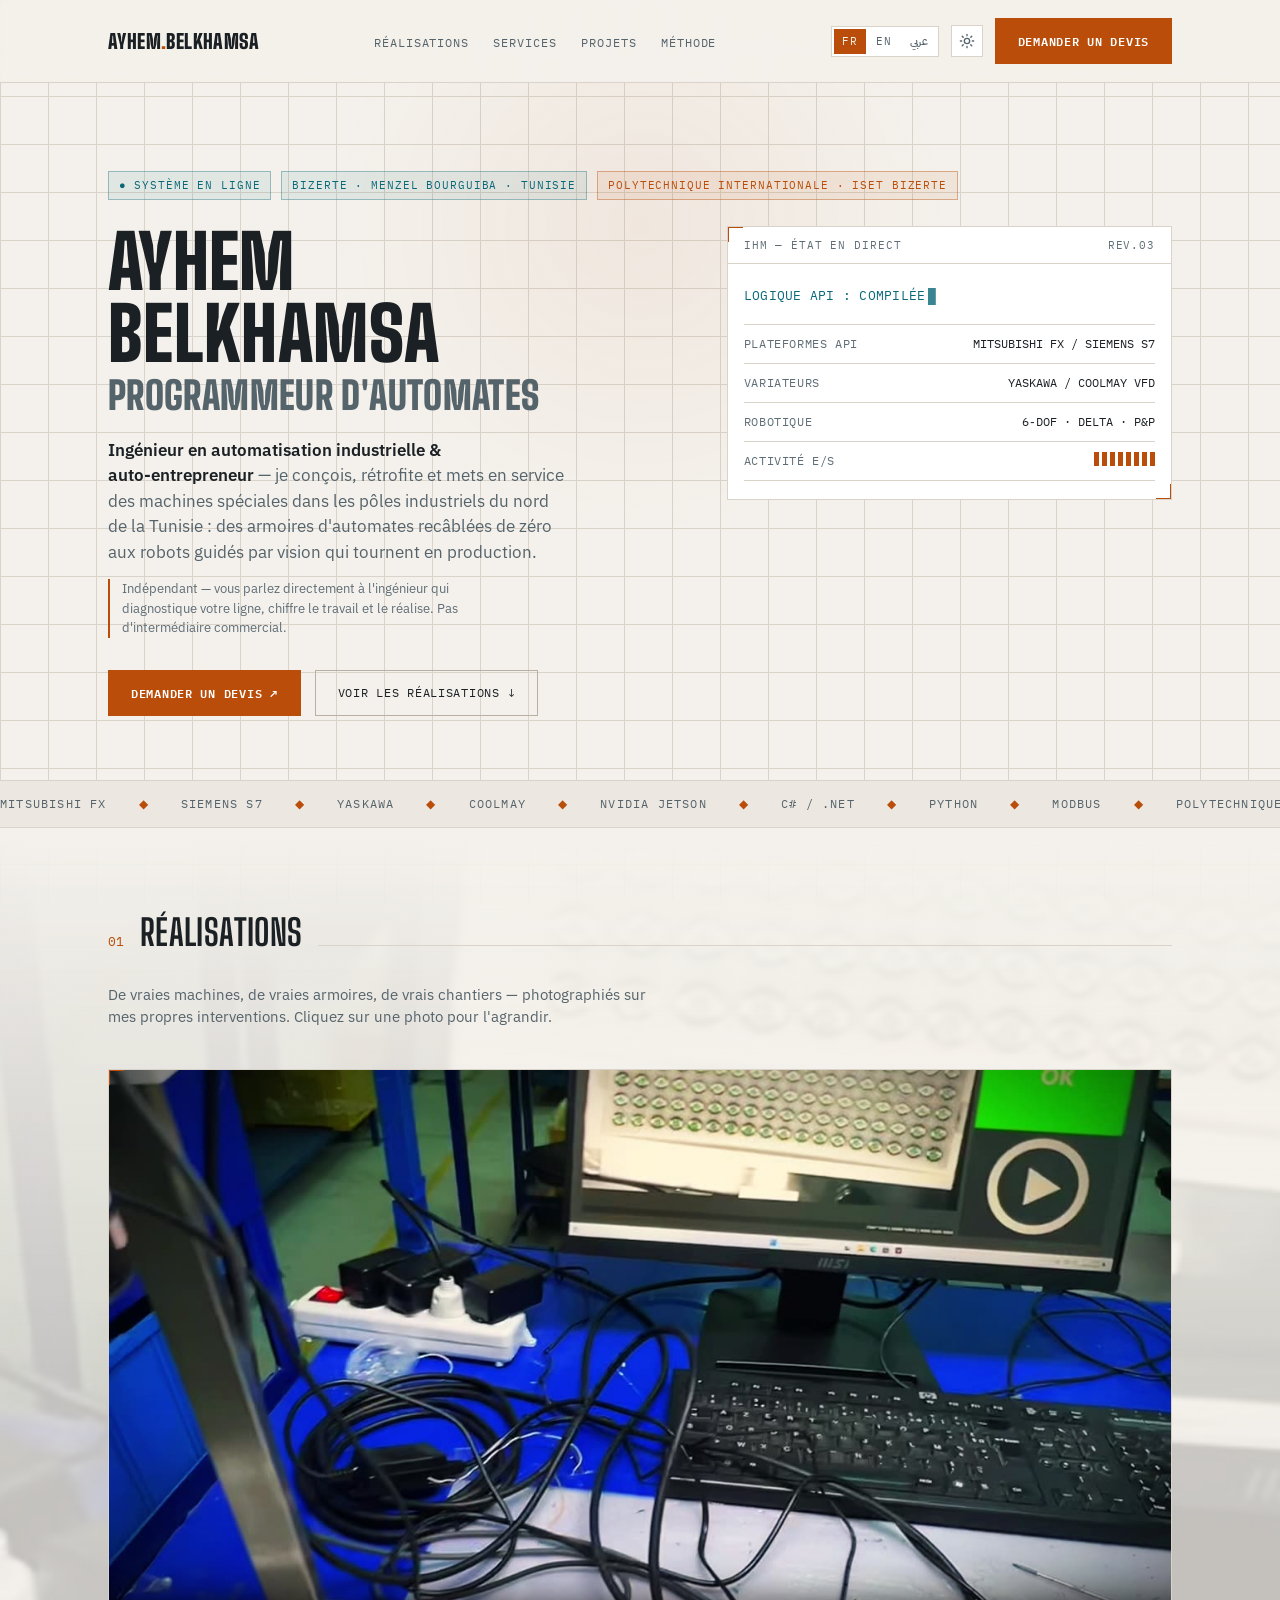
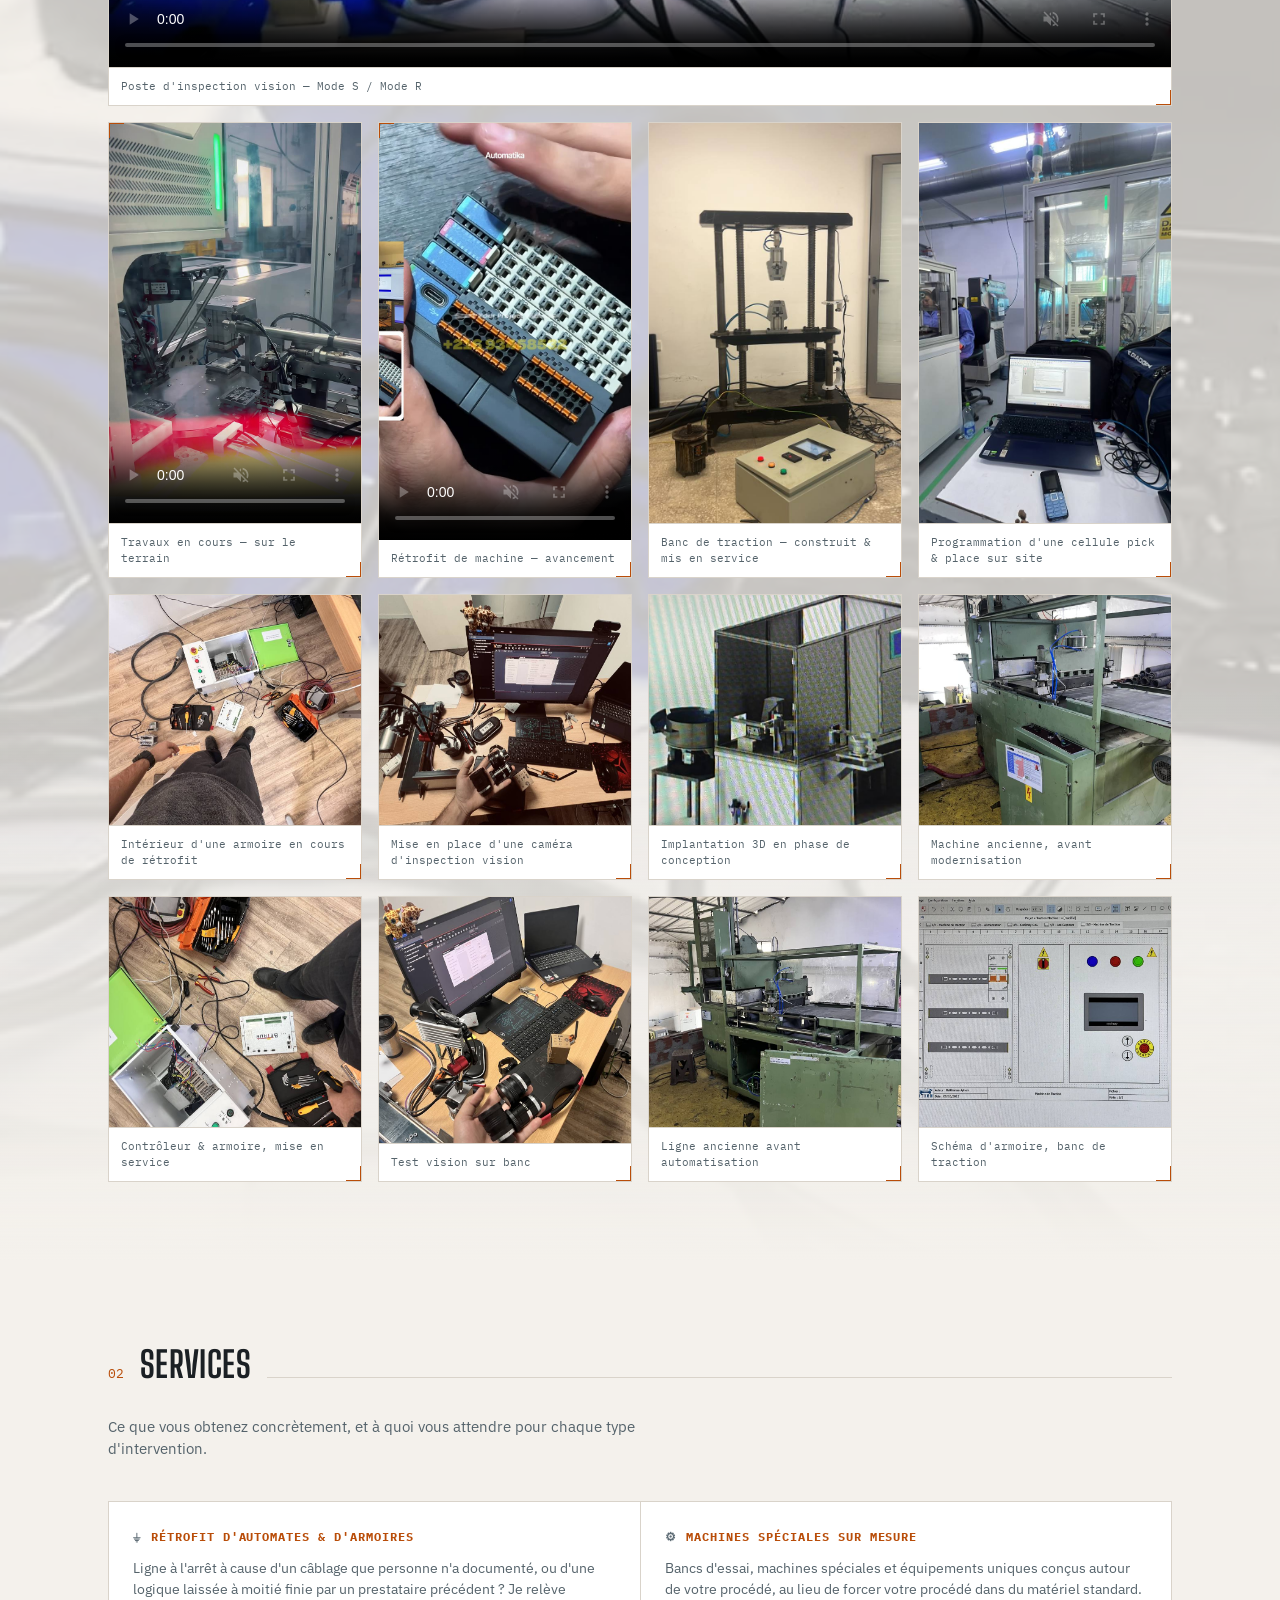
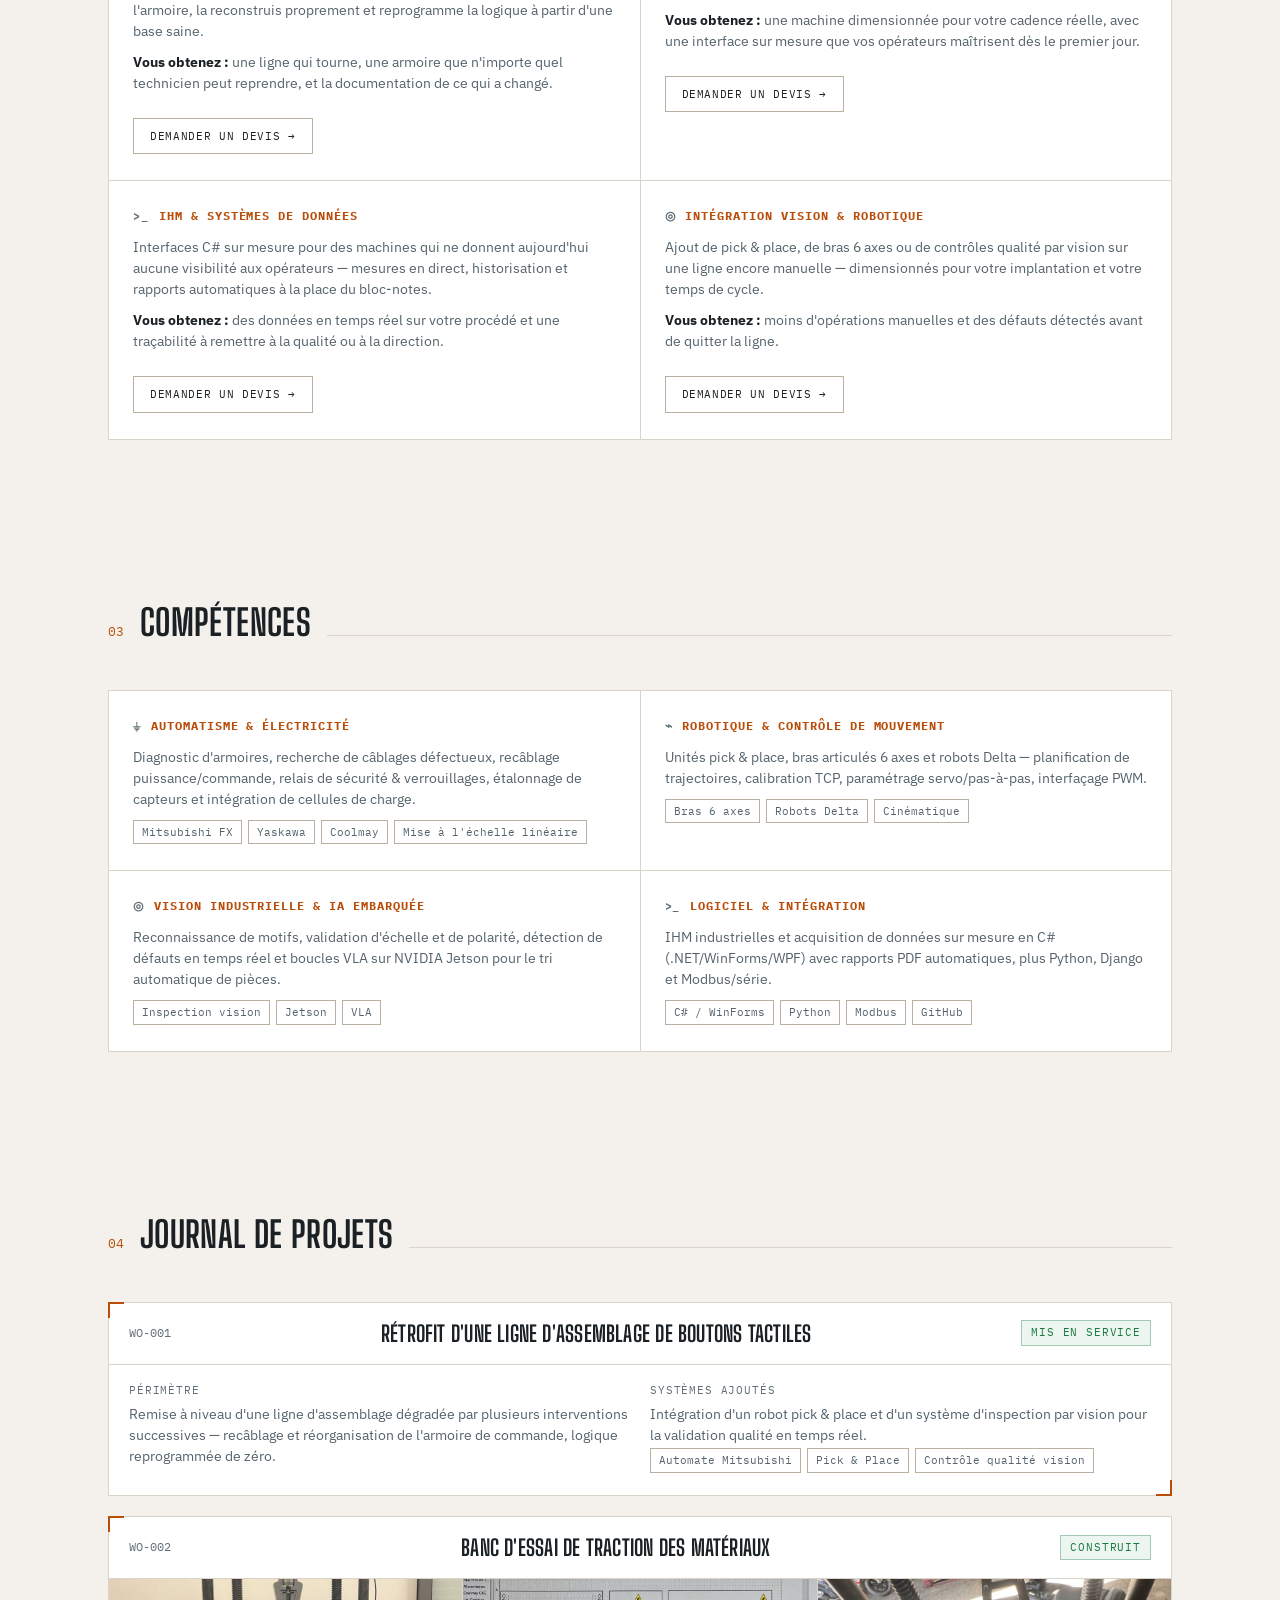
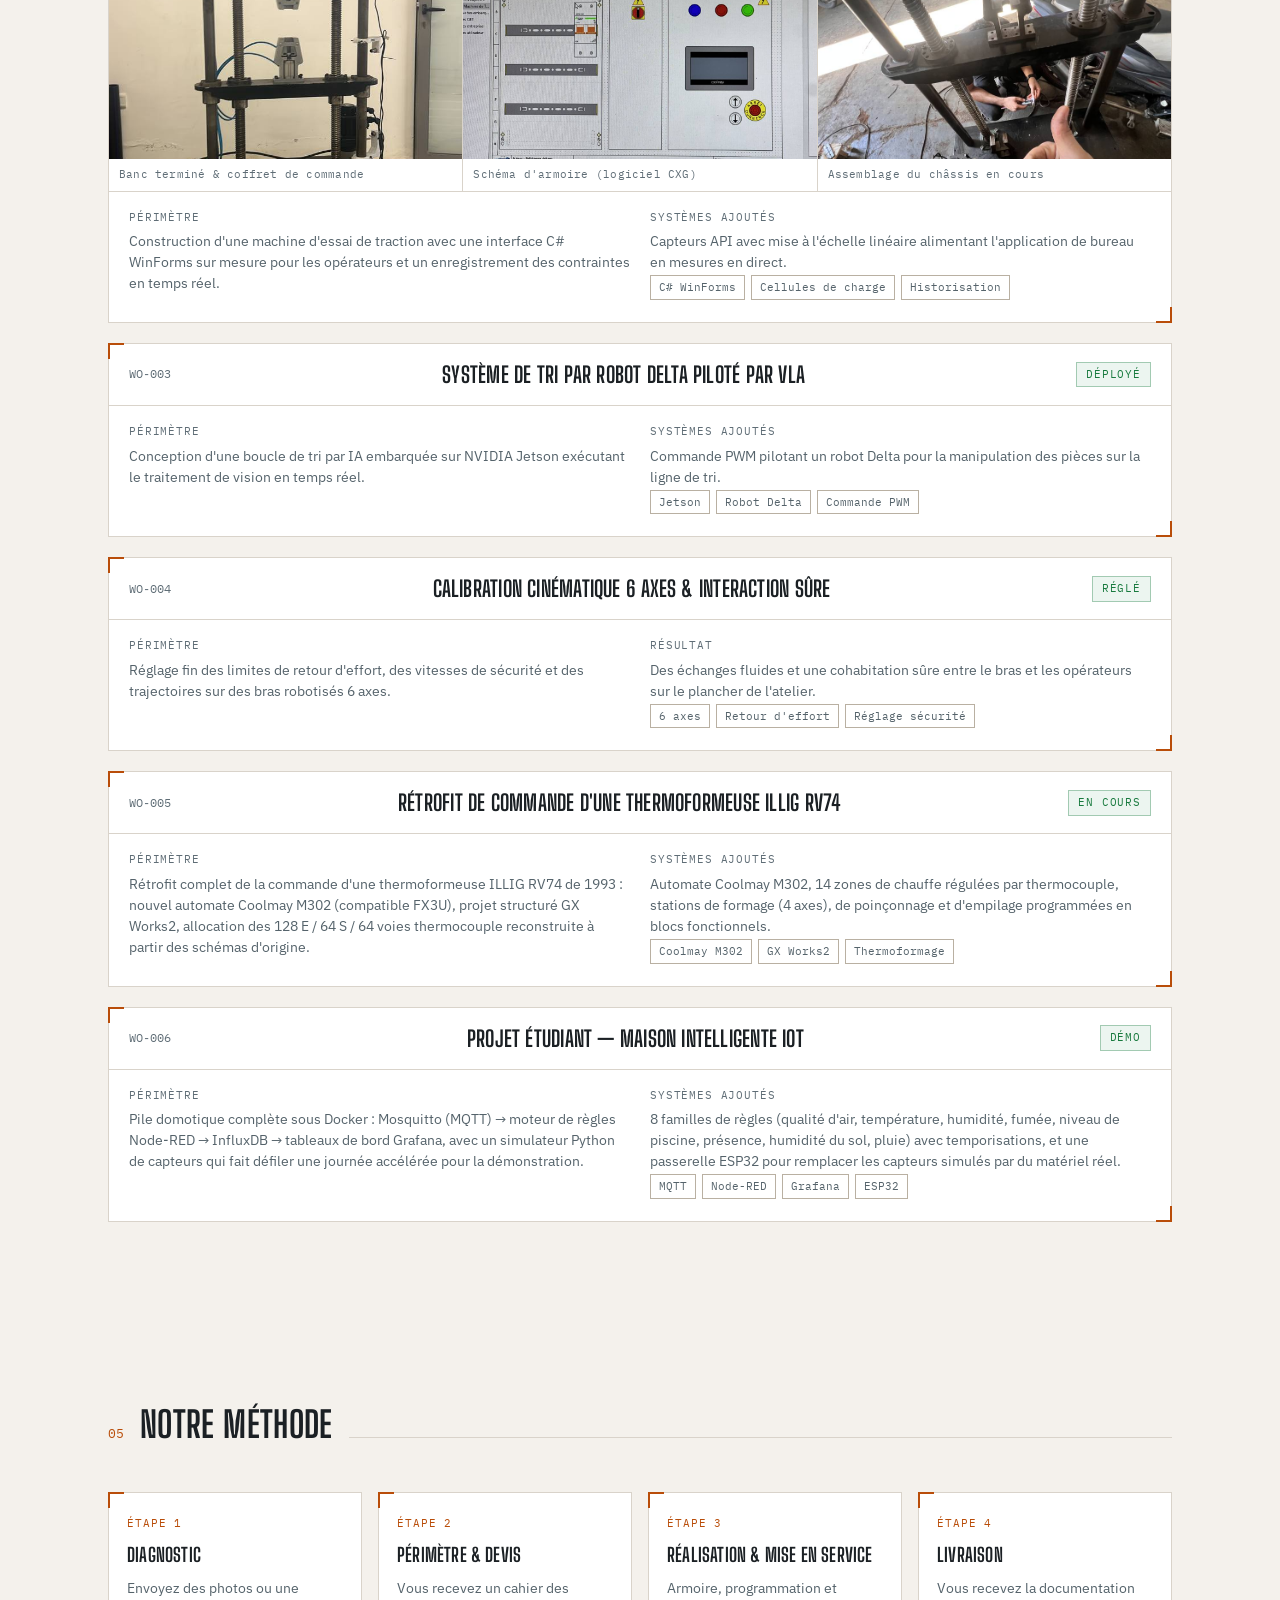
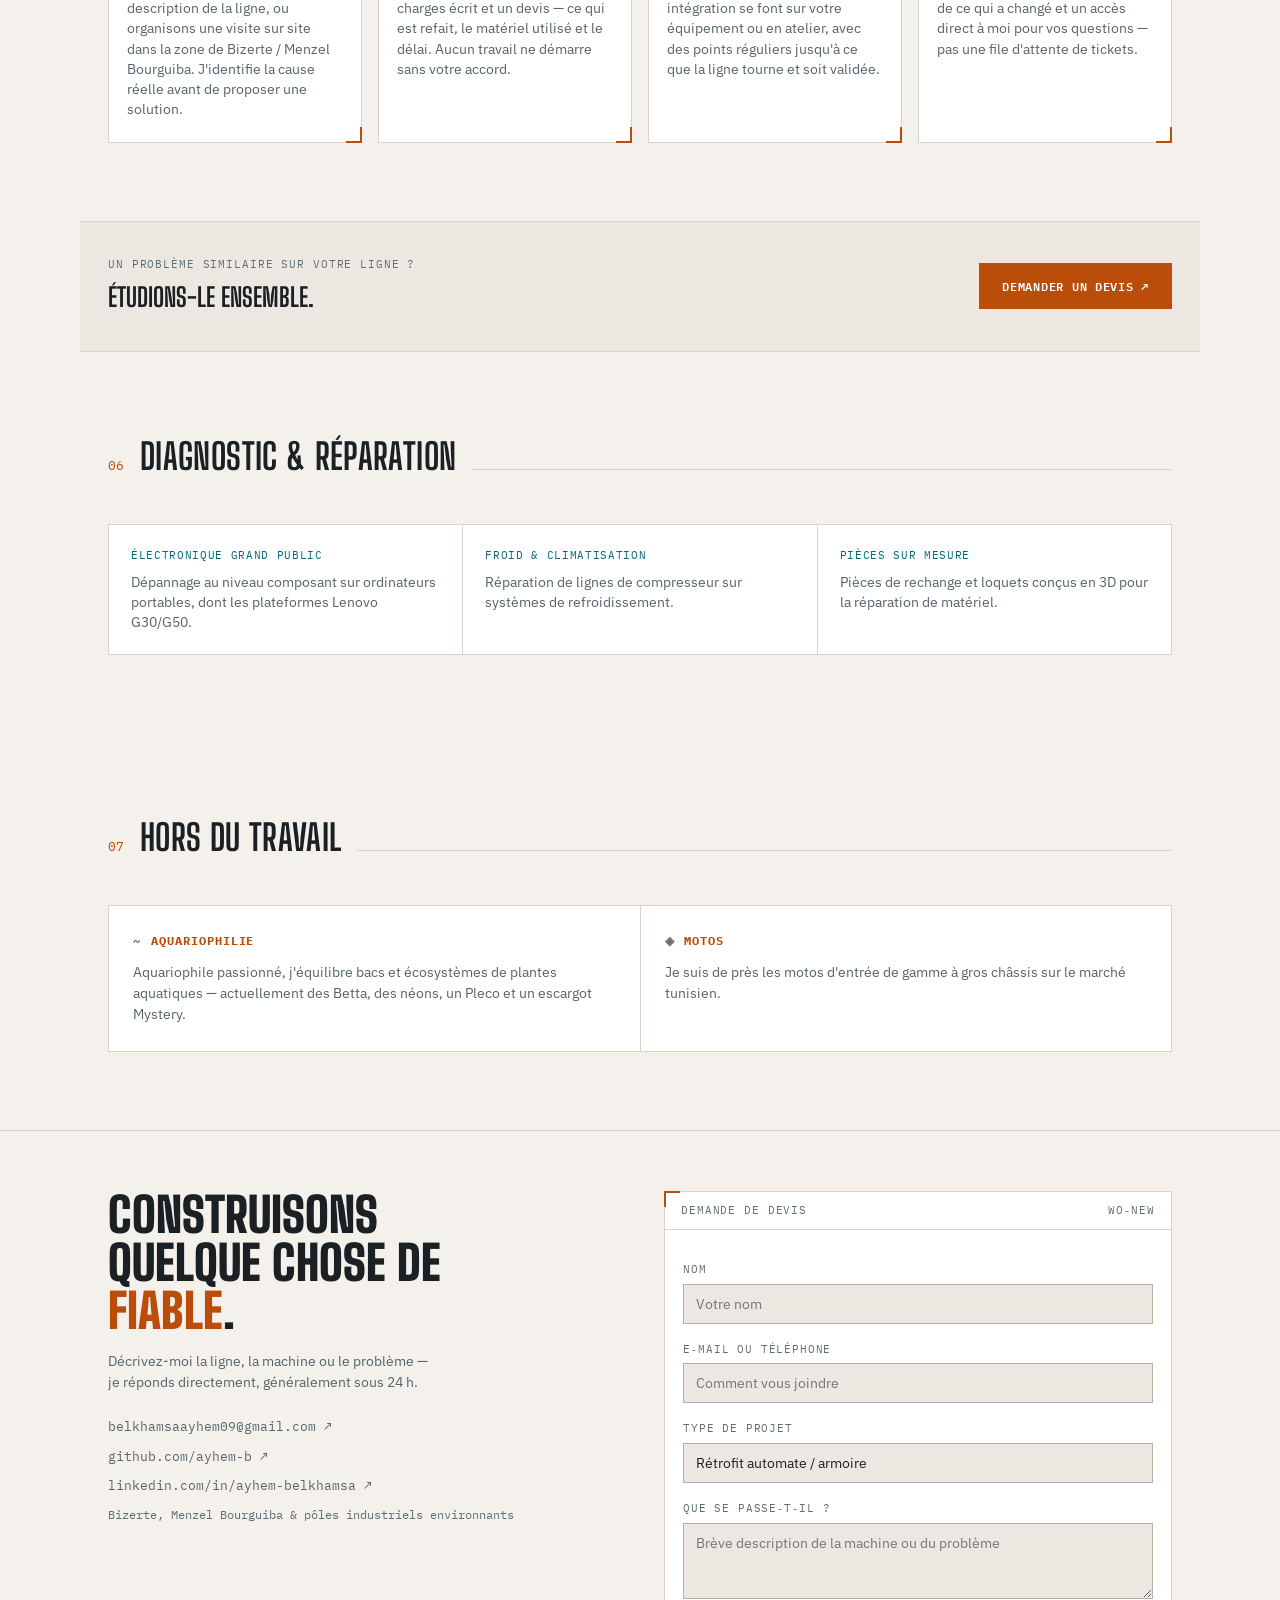
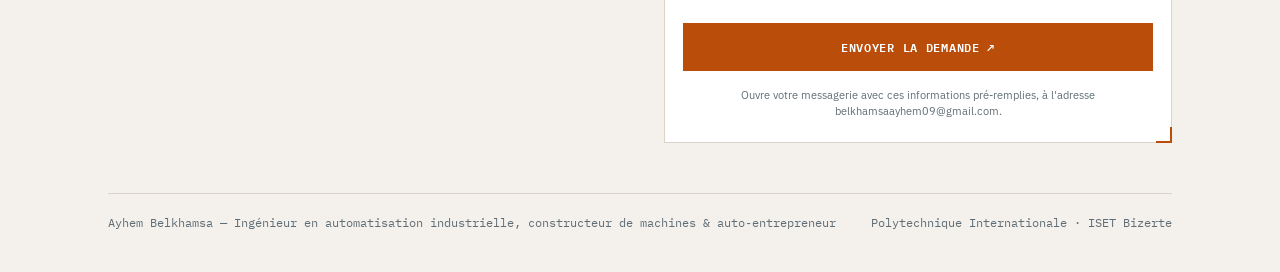
<file: index.html>
<!DOCTYPE html>
<html lang="fr">
<head>
<meta charset="UTF-8">
<meta name="viewport" content="width=device-width, initial-scale=1.0">
<title>Ayhem Belkhamsa — Ingénieur en automatisation industrielle &amp; constructeur de machines</title>
<meta name="description" content="Ayhem Belkhamsa - ingénieur en automatisation industrielle et constructeur de machines à Bizerte et Menzel Bourguiba, Tunisie. Rétrofit d'automates et d'armoires électriques, machines spéciales, IHM et systèmes de données, intégration vision et robotique.">
<meta property="og:title" content="Ayhem Belkhamsa — Ingénieur en automatisation industrielle &amp; constructeur de machines">
<meta property="og:description" content="Ayhem Belkhamsa - ingénieur en automatisation industrielle et constructeur de machines à Bizerte et Menzel Bourguiba, Tunisie. Rétrofit d'automates et d'armoires électriques, machines spéciales, IHM et systèmes de données, intégration vision et robotique.">
<meta property="og:type" content="website">
<meta property="og:image" content="assets/images/tensile-rig-finished.jpg">
<meta name="theme-color" content="#12171A">
<link rel="icon" href="assets/favicon.svg" type="image/svg+xml">
<link rel="preconnect" href="https://fonts.googleapis.com">
<link rel="preconnect" href="https://fonts.gstatic.com" crossorigin>
<link href="https://fonts.googleapis.com/css2?family=Big+Shoulders+Display:wght@500;700;900&family=IBM+Plex+Sans:wght@400;500;600&family=IBM+Plex+Mono:wght@400;500;600&family=IBM+Plex+Sans+Arabic:wght@400;500;600;700&display=swap" rel="stylesheet">
<script>
  /* Set language + direction before first paint so RTL never flashes. Text is swapped by js/i18n.js. */
  (function () {
    var l = 'en';
    try {
      var q = new URLSearchParams(location.search).get('lang'), s = localStorage.getItem('lang');
      l = /^(fr|en|ar)$/.test(q) ? q : /^(fr|en|ar)$/.test(s) ? s : 'fr';
    } catch (e) {}
    document.documentElement.lang = l;
    document.documentElement.dir = l === 'ar' ? 'rtl' : 'ltr';
    document.documentElement.classList.add('js');
    /* Theme: saved choice, else the system preference, else dark. */
    var th = 'dark';
    try {
      var st = localStorage.getItem('theme');
      th = (st === 'light' || st === 'dark') ? st : (matchMedia('(prefers-color-scheme: light)').matches ? 'light' : 'dark');
    } catch (e) {}
    document.documentElement.setAttribute('data-theme', th);
  })();
</script>
<link rel="stylesheet" href="css/style.css">
</head>
<body>
<div class="progress" id="progress" aria-hidden="true"></div>
<div class="spot" aria-hidden="true"></div>

<header>
  <div class="wrap">
    <nav>
      <div class="logo">AYHEM<span>.</span>BELKHAMSA</div>
      <ul class="navlinks">
        <li><a href="#gallery" data-i18n="nav.work">Réalisations</a></li>
        <li><a href="#services" data-i18n="nav.services">Services</a></li>
        <li><a href="#log" data-i18n="nav.log">Projets</a></li>
        <li><a href="#process" data-i18n="nav.process">Méthode</a></li>
      </ul>
      <div class="nav-right">
        <div class="lang" role="group" aria-label="Langue" data-i18n-label="lang.label">
          <button type="button" data-lang="fr" lang="fr" aria-pressed="true">FR</button>
          <button type="button" data-lang="en" lang="en" aria-pressed="false">EN</button>
          <button type="button" data-lang="ar" lang="ar" aria-pressed="false">عربي</button>
        </div>
        <button type="button" class="theme-toggle" id="themeToggle" aria-label="Basculer le thème clair / sombre" data-i18n-label="theme.toggle">
          <svg class="ico-sun" viewBox="0 0 24 24" width="16" height="16" fill="none" stroke="currentColor" stroke-width="2" stroke-linecap="round" aria-hidden="true"><circle cx="12" cy="12" r="4"/><path d="M12 2v2M12 20v2M4.9 4.9l1.4 1.4M17.7 17.7l1.4 1.4M2 12h2M20 12h2M4.9 19.1l1.4-1.4M17.7 6.3l1.4-1.4"/></svg>
          <svg class="ico-moon" viewBox="0 0 24 24" width="16" height="16" fill="none" stroke="currentColor" stroke-width="2" stroke-linecap="round" stroke-linejoin="round" aria-hidden="true"><path d="M21 12.8A9 9 0 1 1 11.2 3a7 7 0 0 0 9.8 9.8z"/></svg>
        </button>
        <a class="btn btn-primary nav-cta" href="#contact" data-i18n="nav.cta">Demander un devis</a>
      </div>
    </nav>
  </div>
</header>

<main>
  <section class="hero">
    <div class="wrap">
      <div class="tag-row">
        <span class="tag" data-i18n="hero.tag1">● Système en ligne</span>
        <span class="tag" data-i18n="hero.tag2">Bizerte · Menzel Bourguiba · Tunisie</span>
        <span class="tag tag-edu">Polytechnique Internationale · ISET Bizerte</span>
      </div>
      <div class="hero-grid">
        <div>
          <h1><span data-i18n="hero.name">Ayhem<br>Belkhamsa</span><span class="line2"><span id="rotator">Constructeur de machines</span></span></h1>
          <p class="role" data-i18n="hero.role">
            <b>Ingénieur en automatisation industrielle &amp; auto‑entrepreneur</b> — je conçois, rétrofite et mets en service
            des machines spéciales dans les pôles industriels du nord de la Tunisie : des armoires d'automates recâblées de zéro
            aux robots guidés par vision qui tournent en production.
          </p>
          <p class="trust-line" data-i18n="hero.trust">Indépendant — vous parlez directement à l'ingénieur qui diagnostique votre ligne, chiffre le travail et le réalise. Pas d'intermédiaire commercial.</p>
          <div class="hero-cta">
            <a class="btn btn-primary" href="#contact" data-i18n="hero.cta1">Demander un devis ↗</a>
            <a class="btn btn-ghost" href="#gallery" data-i18n="hero.cta2">Voir les réalisations ↓</a>
          </div>
        </div>

        <div class="frame hmi">
          <div class="hmi-head"><span><span class="dot"></span> <span data-i18n="hmi.head">IHM — ÉTAT EN DIRECT</span></span><span>REV.03</span></div>
          <div class="hmi-body">
            <div class="hmi-readout" id="readout" data-i18n="hmi.init">INITIALISATION…</div>
            <div class="hmi-rows">
              <div class="hmi-row"><span data-i18n="hmi.k1">PLATEFORMES API</span><span>MITSUBISHI FX / SIEMENS S7</span></div>
              <div class="hmi-row"><span data-i18n="hmi.k2">VARIATEURS</span><span>YASKAWA / COOLMAY VFD</span></div>
              <div class="hmi-row"><span data-i18n="hmi.k3">ROBOTIQUE</span><span>6‑DOF · DELTA · P&amp;P</span></div>
              <div class="hmi-row"><span data-i18n="hmi.k4">ACTIVITÉ E/S</span><span class="io" aria-hidden="true"><i></i><i></i><i></i><i></i><i></i><i></i><i></i><i></i></span></div>
            </div>
          </div>
        </div>
      </div>
    </div>
  </section>

  <div class="ticker" aria-label="Platforms and affiliations"><div class="ticker-track"><div class="ticker-set"><span>Mitsubishi FX</span><b>◆</b><span>Siemens S7</span><b>◆</b><span>Yaskawa</span><b>◆</b><span>Coolmay</span><b>◆</b><span>NVIDIA Jetson</span><b>◆</b><span>C# / .NET</span><b>◆</b><span>Python</span><b>◆</b><span>Modbus</span><b>◆</b><span>Polytechnique Internationale</span><b>◆</b><span>ISET Bizerte</span><b>◆</b></div><div class="ticker-set" aria-hidden="true"><span>Mitsubishi FX</span><b>◆</b><span>Siemens S7</span><b>◆</b><span>Yaskawa</span><b>◆</b><span>Coolmay</span><b>◆</b><span>NVIDIA Jetson</span><b>◆</b><span>C# / .NET</span><b>◆</b><span>Python</span><b>◆</b><span>Modbus</span><b>◆</b><span>Polytechnique Internationale</span><b>◆</b><span>ISET Bizerte</span><b>◆</b></div></div></div>

  <section id="gallery" class="has-bgvideo">
    <div class="bg-video" aria-hidden="true">
      <video src="assets/video/vision-inspection-reel.mp4" poster="assets/images/vision-inspection-reel-poster.jpg" autoplay muted loop playsinline preload="metadata" disablepictureinpicture tabindex="-1"></video>
    </div>
    <div class="wrap">
      <div class="sec-head">
        <span class="sec-num">01</span>
        <h2 class="sec-title" data-i18n="sec.work">Réalisations</h2>
        <div class="sec-rule"></div>
      </div>
      <p class="sec-desc" style="margin-top:-16px;" data-i18n="gallery.desc">De vraies machines, de vraies armoires, de vrais chantiers — photographiés sur mes propres interventions. Cliquez sur une photo pour l'agrandir.</p>
      <div class="photo-grid">
        <figure class="frame g-wide g-video"><video src="assets/video/vision-inspection-reel.mp4" poster="assets/images/vision-inspection-reel-poster.jpg" autoplay muted loop playsinline controls preload="metadata" aria-label="Vidéo « inspection vision » : support de caméra conçu en 3D, station d'inspection sur ligne de production" data-i18n-label="gal.video3.label"></video><figcaption data-i18n="gal.video3">Poste d'inspection vision — Mode S / Mode R</figcaption></figure>
        <figure class="frame g-tall g-video"><video src="assets/video/work-in-progress-reel.mp4" poster="assets/images/work-in-progress-reel-poster.jpg" autoplay muted loop playsinline controls preload="metadata" aria-label="Vidéo « travaux en cours » : atelier, cellule robot delta, câblage de machine et usinage CNC" data-i18n-label="gal.video.label"></video><figcaption data-i18n="gal.video">Travaux en cours — sur le terrain</figcaption></figure>
        <figure class="frame g-tall g-video"><video src="assets/video/machine-retrofit-reel.mp4" poster="assets/images/machine-retrofit-reel-poster.jpg" muted loop playsinline controls preload="metadata" aria-label="Vidéo « rétrofit de machine » : presse hydraulique, atelier, programmation d'automate sur IHM Coolmay et modules d'E/S" data-i18n-label="gal.video2.label"></video><figcaption data-i18n="gal.video2">Rétrofit de machine — avancement</figcaption></figure>
        <figure class="frame g-tall"><img src="assets/images/tensile-rig-finished.jpg" alt="Banc d'essai de traction terminé avec son coffret de commande" data-i18n-alt="gal.1.alt" loading="eager"><figcaption data-i18n="gal.1">Banc de traction — construit &amp; mis en service</figcaption></figure>
        <figure class="frame g-tall"><img src="assets/images/pick-and-place-cell.jpg" alt="Programmation d'une cellule pick and place sur site" data-i18n-alt="gal.2.alt" loading="eager"><figcaption data-i18n="gal.2">Programmation d'une cellule pick &amp; place sur site</figcaption></figure>
        <figure class="frame"><img src="assets/images/control-cabinet-retrofit.jpg" alt="Intérieur d'une armoire de commande pendant un rétrofit" data-i18n-alt="gal.3.alt" loading="lazy"><figcaption data-i18n="gal.3">Intérieur d'une armoire en cours de rétrofit</figcaption></figure>
        <figure class="frame"><img src="assets/images/vision-inspection-setup.jpg" alt="Installation d'une caméra d'inspection par vision industrielle" data-i18n-alt="gal.4.alt" loading="lazy"><figcaption data-i18n="gal.4">Mise en place d'une caméra d'inspection vision</figcaption></figure>
        <figure class="frame"><img src="assets/images/cell-3d-layout.jpg" alt="Implantation 3D d'une cellule automatisée en phase de conception" data-i18n-alt="gal.5.alt" loading="lazy"><figcaption data-i18n="gal.5">Implantation 3D en phase de conception</figcaption></figure>
        <figure class="frame"><img src="assets/images/legacy-machine-close.jpg" alt="Machine ancienne en atelier avant une modernisation" data-i18n-alt="gal.6.alt" loading="lazy"><figcaption data-i18n="gal.6">Machine ancienne, avant modernisation</figcaption></figure>
        <figure class="frame"><img src="assets/images/controller-commissioning.jpg" alt="Contrôleur de mouvement et armoire ouverte pendant la mise en service" data-i18n-alt="gal.7.alt" loading="lazy"><figcaption data-i18n="gal.7">Contrôleur &amp; armoire, mise en service</figcaption></figure>
        <figure class="frame"><img src="assets/images/vision-inspection-bench.jpg" alt="Caméra de vision industrielle et logiciel d'inspection sur le banc" data-i18n-alt="gal.8.alt" loading="lazy"><figcaption data-i18n="gal.8">Test vision sur banc</figcaption></figure>
        <figure class="frame"><img src="assets/images/legacy-machine-wide.jpg" alt="Machine de production ancienne dans un hall d'usine" data-i18n-alt="gal.9.alt" loading="lazy"><figcaption data-i18n="gal.9">Ligne ancienne avant automatisation</figcaption></figure>
        <figure class="frame"><img src="assets/images/tensile-rig-schematic.jpg" alt="Schéma de l'armoire de commande du banc de traction" data-i18n-alt="gal.10.alt" loading="lazy"><figcaption data-i18n="gal.10">Schéma d'armoire, banc de traction</figcaption></figure>
      </div>
    </div>
  </section>

  <section id="services">
    <div class="wrap">
      <div class="sec-head">
        <span class="sec-num">02</span>
        <h2 class="sec-title" data-i18n="sec.services">Services</h2>
        <div class="sec-rule"></div>
      </div>
      <p class="sec-desc" style="margin-top:-16px;" data-i18n="services.desc">Ce que vous obtenez concrètement, et à quoi vous attendre pour chaque type d'intervention.</p>
      <div class="spec-grid services-grid">
        <div class="spec-card">
          <h3><i>⏚</i> <span data-i18n="svc1.title">Rétrofit d'automates &amp; d'armoires</span></h3>
          <p data-i18n="svc1.p1">Ligne à l'arrêt à cause d'un câblage que personne n'a documenté, ou d'une logique laissée à moitié finie par un prestataire précédent ? Je relève l'armoire, la reconstruis proprement et reprogramme la logique à partir d'une base saine.</p>
          <p data-i18n="svc1.p2"><b style="color:var(--text)">Vous obtenez :</b> une ligne qui tourne, une armoire que n'importe quel technicien peut reprendre, et la documentation de ce qui a changé.</p>
          <a class="btn btn-ghost svc-cta" href="#contact" data-i18n="svc.cta">Demander un devis →</a>
        </div>
        <div class="spec-card">
          <h3><i>⚙</i> <span data-i18n="svc2.title">Machines spéciales sur mesure</span></h3>
          <p data-i18n="svc2.p1">Bancs d'essai, machines spéciales et équipements uniques conçus autour de votre procédé, au lieu de forcer votre procédé dans du matériel standard.</p>
          <p data-i18n="svc2.p2"><b style="color:var(--text)">Vous obtenez :</b> une machine dimensionnée pour votre cadence réelle, avec une interface sur mesure que vos opérateurs maîtrisent dès le premier jour.</p>
          <a class="btn btn-ghost svc-cta" href="#contact" data-i18n="svc.cta">Demander un devis →</a>
        </div>
        <div class="spec-card">
          <h3><i>&gt;_</i> <span data-i18n="svc3.title">IHM &amp; systèmes de données</span></h3>
          <p data-i18n="svc3.p1">Interfaces C# sur mesure pour des machines qui ne donnent aujourd'hui aucune visibilité aux opérateurs — mesures en direct, historisation et rapports automatiques à la place du bloc-notes.</p>
          <p data-i18n="svc3.p2"><b style="color:var(--text)">Vous obtenez :</b> des données en temps réel sur votre procédé et une traçabilité à remettre à la qualité ou à la direction.</p>
          <a class="btn btn-ghost svc-cta" href="#contact" data-i18n="svc.cta">Demander un devis →</a>
        </div>
        <div class="spec-card">
          <h3><i>◎</i> <span data-i18n="svc4.title">Intégration vision &amp; robotique</span></h3>
          <p data-i18n="svc4.p1">Ajout de pick &amp; place, de bras 6 axes ou de contrôles qualité par vision sur une ligne encore manuelle — dimensionnés pour votre implantation et votre temps de cycle.</p>
          <p data-i18n="svc4.p2"><b style="color:var(--text)">Vous obtenez :</b> moins d'opérations manuelles et des défauts détectés avant de quitter la ligne.</p>
          <a class="btn btn-ghost svc-cta" href="#contact" data-i18n="svc.cta">Demander un devis →</a>
        </div>
      </div>
    </div>
  </section>

  <section id="capabilities">
    <div class="wrap">
      <div class="sec-head">
        <span class="sec-num">03</span>
        <h2 class="sec-title" data-i18n="sec.caps">Compétences</h2>
        <div class="sec-rule"></div>
      </div>
      <div class="spec-grid">
        <div class="spec-card">
          <h3><i>⏚</i> <span data-i18n="cap1.title">Automatisme &amp; électricité</span></h3>
          <p data-i18n="cap1.p">Diagnostic d'armoires, recherche de câblages défectueux, recâblage puissance/commande, relais de sécurité &amp; verrouillages, étalonnage de capteurs et intégration de cellules de charge.</p>
          <div class="chips"><span class="chip">Mitsubishi FX</span><span class="chip">Yaskawa</span><span class="chip">Coolmay</span><span class="chip" data-i18n="chip.scaling">Mise à l'échelle linéaire</span></div>
        </div>
        <div class="spec-card">
          <h3><i>⌁</i> <span data-i18n="cap2.title">Robotique &amp; contrôle de mouvement</span></h3>
          <p data-i18n="cap2.p">Unités pick &amp; place, bras articulés 6 axes et robots Delta — planification de trajectoires, calibration TCP, paramétrage servo/pas‑à‑pas, interfaçage PWM.</p>
          <div class="chips"><span class="chip" data-i18n="chip.arms">Bras 6 axes</span><span class="chip" data-i18n="chip.deltas">Robots Delta</span><span class="chip" data-i18n="chip.kin">Cinématique</span></div>
        </div>
        <div class="spec-card">
          <h3><i>◎</i> <span data-i18n="cap3.title">Vision industrielle &amp; IA embarquée</span></h3>
          <p data-i18n="cap3.p">Reconnaissance de motifs, validation d'échelle et de polarité, détection de défauts en temps réel et boucles VLA sur NVIDIA Jetson pour le tri automatique de pièces.</p>
          <div class="chips"><span class="chip" data-i18n="chip.vision">Inspection vision</span><span class="chip">Jetson</span><span class="chip">VLA</span></div>
        </div>
        <div class="spec-card">
          <h3><i>&gt;_</i> <span data-i18n="cap4.title">Logiciel &amp; intégration</span></h3>
          <p data-i18n="cap4.p">IHM industrielles et acquisition de données sur mesure en C# (.NET/WinForms/WPF) avec rapports PDF automatiques, plus Python, Django et Modbus/série.</p>
          <div class="chips"><span class="chip">C# / WinForms</span><span class="chip">Python</span><span class="chip">Modbus</span><span class="chip">GitHub</span></div>
        </div>
      </div>
    </div>
  </section>

  <section id="log">
    <div class="wrap">
      <div class="sec-head">
        <span class="sec-num">04</span>
        <h2 class="sec-title" data-i18n="sec.log">Journal de projets</h2>
        <div class="sec-rule"></div>
      </div>

      <div class="ticket frame">
        <div class="ticket-head">
          <span class="ticket-id mono">WO‑001</span>
          <span class="ticket-title" data-i18n="wo1.title">Rétrofit d'une ligne d'assemblage de boutons tactiles</span>
          <span class="ticket-status" data-i18n="wo1.status">Mis en service</span>
        </div>
        <div class="ticket-body">
          <div class="field"><label data-i18n="f.scope">Périmètre</label><p data-i18n="wo1.scope">Remise à niveau d'une ligne d'assemblage dégradée par plusieurs interventions successives — recâblage et réorganisation de l'armoire de commande, logique reprogrammée de zéro.</p></div>
          <div class="field"><label data-i18n="f.systems">Systèmes ajoutés</label><p data-i18n="wo1.systems">Intégration d'un robot pick &amp; place et d'un système d'inspection par vision pour la validation qualité en temps réel.</p>
          <div class="chips"><span class="chip" data-i18n="chip.mitsu">Automate Mitsubishi</span><span class="chip" data-i18n="chip.pnp">Pick &amp; Place</span><span class="chip" data-i18n="chip.visionqc">Contrôle qualité vision</span></div></div>
        </div>
      </div>

      <div class="ticket frame">
        <div class="ticket-head">
          <span class="ticket-id mono">WO‑002</span>
          <span class="ticket-title" data-i18n="wo2.title">Banc d'essai de traction des matériaux</span>
          <span class="ticket-status" data-i18n="wo2.status">Construit</span>
        </div>
        <div class="ticket-media">
          <figure><img src="assets/images/tensile-rig-finished.jpg" alt="Banc d'essai de traction terminé avec son coffret de commande" data-i18n-alt="gal.1.alt" loading="lazy"><figcaption data-i18n="wo2.m1">Banc terminé &amp; coffret de commande</figcaption></figure>
          <figure><img src="assets/images/tensile-rig-schematic.jpg" alt="Schéma de l'armoire de commande du banc de traction" data-i18n-alt="gal.10.alt" loading="lazy"><figcaption data-i18n="wo2.m2">Schéma d'armoire (logiciel CXG)</figcaption></figure>
          <figure><img src="assets/images/tensile-rig-frame-build.jpg" alt="Assemblage du châssis du banc de traction en cours" data-i18n-alt="wo2.m3.alt" loading="lazy"><figcaption data-i18n="wo2.m3">Assemblage du châssis en cours</figcaption></figure>
        </div>
        <div class="ticket-body">
          <div class="field"><label data-i18n="f.scope">Périmètre</label><p data-i18n="wo2.scope">Construction d'une machine d'essai de traction avec une interface C# WinForms sur mesure pour les opérateurs et un enregistrement des contraintes en temps réel.</p></div>
          <div class="field"><label data-i18n="f.systems">Systèmes ajoutés</label><p data-i18n="wo2.systems">Capteurs API avec mise à l'échelle linéaire alimentant l'application de bureau en mesures en direct.</p>
          <div class="chips"><span class="chip">C# WinForms</span><span class="chip" data-i18n="chip.loadcells">Cellules de charge</span><span class="chip" data-i18n="chip.logging">Historisation</span></div></div>
        </div>
      </div>

      <div class="ticket frame">
        <div class="ticket-head">
          <span class="ticket-id mono">WO‑003</span>
          <span class="ticket-title" data-i18n="wo3.title">Système de tri par robot Delta piloté par VLA</span>
          <span class="ticket-status" data-i18n="wo3.status">Déployé</span>
        </div>
        <div class="ticket-body">
          <div class="field"><label data-i18n="f.scope">Périmètre</label><p data-i18n="wo3.scope">Conception d'une boucle de tri par IA embarquée sur NVIDIA Jetson exécutant le traitement de vision en temps réel.</p></div>
          <div class="field"><label data-i18n="f.systems">Systèmes ajoutés</label><p data-i18n="wo3.systems">Commande PWM pilotant un robot Delta pour la manipulation des pièces sur la ligne de tri.</p>
          <div class="chips"><span class="chip">Jetson</span><span class="chip" data-i18n="chip.delta">Robot Delta</span><span class="chip" data-i18n="chip.pwm">Commande PWM</span></div></div>
        </div>
      </div>

      <div class="ticket frame">
        <div class="ticket-head">
          <span class="ticket-id mono">WO‑004</span>
          <span class="ticket-title" data-i18n="wo4.title">Calibration cinématique 6 axes &amp; interaction sûre</span>
          <span class="ticket-status" data-i18n="wo4.status">Réglé</span>
        </div>
        <div class="ticket-body">
          <div class="field"><label data-i18n="f.scope">Périmètre</label><p data-i18n="wo4.scope">Réglage fin des limites de retour d'effort, des vitesses de sécurité et des trajectoires sur des bras robotisés 6 axes.</p></div>
          <div class="field"><label data-i18n="f.outcome">Résultat</label><p data-i18n="wo4.outcome">Des échanges fluides et une cohabitation sûre entre le bras et les opérateurs sur le plancher de l'atelier.</p>
          <div class="chips"><span class="chip" data-i18n="chip.dof">6 axes</span><span class="chip" data-i18n="chip.force">Retour d'effort</span><span class="chip" data-i18n="chip.safety">Réglage sécurité</span></div></div>
        </div>
      </div>

      <div class="ticket frame">
        <div class="ticket-head">
          <span class="ticket-id mono">WO‑005</span>
          <span class="ticket-title" data-i18n="wo5.title">Rétrofit de commande d'une thermoformeuse ILLIG RV74</span>
          <span class="ticket-status" data-i18n="wo5.status">En cours</span>
        </div>
        <div class="ticket-body">
          <div class="field"><label data-i18n="f.scope">Périmètre</label><p data-i18n="wo5.scope">Rétrofit complet de la commande d'une thermoformeuse ILLIG RV74 de 1993 : nouvel automate Coolmay M302 (compatible FX3U), projet structuré GX Works2, allocation des 128 E / 64 S / 64 voies thermocouple reconstruite à partir des schémas d'origine.</p></div>
          <div class="field"><label data-i18n="f.systems">Systèmes ajoutés</label><p data-i18n="wo5.systems">Automate Coolmay M302, 14 zones de chauffe régulées par thermocouple, stations de formage (4 axes), de poinçonnage et d'empilage programmées en blocs fonctionnels.</p>
          <div class="chips"><span class="chip">Coolmay M302</span><span class="chip">GX Works2</span><span class="chip" data-i18n="chip.thermo">Thermoformage</span></div></div>
        </div>
      </div>

      <div class="ticket frame">
        <div class="ticket-head">
          <span class="ticket-id mono">WO‑006</span>
          <span class="ticket-title" data-i18n="wo6.title">Projet étudiant — Maison intelligente IoT</span>
          <span class="ticket-status" data-i18n="wo6.status">Démo</span>
        </div>
        <div class="ticket-body">
          <div class="field"><label data-i18n="f.scope">Périmètre</label><p data-i18n="wo6.scope">Pile domotique complète sous Docker : Mosquitto (MQTT) → moteur de règles Node-RED → InfluxDB → tableaux de bord Grafana, avec un simulateur Python de capteurs qui fait défiler une journée accélérée pour la démonstration.</p></div>
          <div class="field"><label data-i18n="f.systems">Systèmes ajoutés</label><p data-i18n="wo6.systems">8 familles de règles (qualité d'air, température, humidité, fumée, niveau de piscine, présence, humidité du sol, pluie) avec temporisations, et une passerelle ESP32 pour remplacer les capteurs simulés par du matériel réel.</p>
          <div class="chips"><span class="chip">MQTT</span><span class="chip">Node-RED</span><span class="chip">Grafana</span><span class="chip">ESP32</span></div></div>
        </div>
      </div>
    </div>
  </section>

  <section id="process">
    <div class="wrap">
      <div class="sec-head">
        <span class="sec-num">05</span>
        <h2 class="sec-title" data-i18n="sec.process">Notre méthode</h2>
        <div class="sec-rule"></div>
      </div>
      <div class="steps">
        <div class="step frame">
          <span class="step-n mono" data-i18n="step.n1">ÉTAPE 1</span>
          <h3 data-i18n="step1.title">Diagnostic</h3>
          <p data-i18n="step1.p">Envoyez des photos ou une description de la ligne, ou organisons une visite sur site dans la zone de Bizerte / Menzel Bourguiba. J'identifie la cause réelle avant de proposer une solution.</p>
        </div>
        <div class="step frame">
          <span class="step-n mono" data-i18n="step.n2">ÉTAPE 2</span>
          <h3 data-i18n="step2.title">Périmètre &amp; devis</h3>
          <p data-i18n="step2.p">Vous recevez un cahier des charges écrit et un devis — ce qui est refait, le matériel utilisé et le délai. Aucun travail ne démarre sans votre accord.</p>
        </div>
        <div class="step frame">
          <span class="step-n mono" data-i18n="step.n3">ÉTAPE 3</span>
          <h3 data-i18n="step3.title">Réalisation &amp; mise en service</h3>
          <p data-i18n="step3.p">Armoire, programmation et intégration se font sur votre équipement ou en atelier, avec des points réguliers jusqu'à ce que la ligne tourne et soit validée.</p>
        </div>
        <div class="step frame">
          <span class="step-n mono" data-i18n="step.n4">ÉTAPE 4</span>
          <h3 data-i18n="step4.title">Livraison</h3>
          <p data-i18n="step4.p">Vous recevez la documentation de ce qui a changé et un accès direct à moi pour vos questions — pas une file d'attente de tickets.</p>
        </div>
      </div>
    </div>
  </section>

  <section class="cta-banner">
    <div class="wrap cta-banner-inner">
      <div>
        <span class="mono cta-eyebrow" data-i18n="cta.eyebrow">Un problème similaire sur votre ligne ?</span>
        <h3 data-i18n="cta.title">Étudions‑le ensemble.</h3>
      </div>
      <a class="btn btn-primary" href="#contact" data-i18n="cta.btn">Demander un devis ↗</a>
    </div>
  </section>

  <section id="diagnostics">
    <div class="wrap">
      <div class="sec-head">
        <span class="sec-num">06</span>
        <h2 class="sec-title" data-i18n="sec.diag">Diagnostic &amp; réparation</h2>
        <div class="sec-rule"></div>
      </div>
      <div class="diag">
        <div class="diag-item"><span class="k" data-i18n="diag1.k">Électronique grand public</span><p data-i18n="diag1.p">Dépannage au niveau composant sur ordinateurs portables, dont les plateformes Lenovo G30/G50.</p></div>
        <div class="diag-item"><span class="k" data-i18n="diag2.k">Froid &amp; climatisation</span><p data-i18n="diag2.p">Réparation de lignes de compresseur sur systèmes de refroidissement.</p></div>
        <div class="diag-item"><span class="k" data-i18n="diag3.k">Pièces sur mesure</span><p data-i18n="diag3.p">Pièces de rechange et loquets conçus en 3D pour la réparation de matériel.</p></div>
      </div>
    </div>
  </section>

  <section id="offduty-section">
    <div class="wrap">
      <div class="sec-head">
        <span class="sec-num">07</span>
        <h2 class="sec-title" data-i18n="sec.off">Hors du travail</h2>
        <div class="sec-rule"></div>
      </div>
      <div class="offduty">
        <div class="spec-card">
          <h3><i>~</i> <span data-i18n="off1.title">Aquariophilie</span></h3>
          <p data-i18n="off1.p">Aquariophile passionné, j'équilibre bacs et écosystèmes de plantes aquatiques — actuellement des Betta, des néons, un Pleco et un escargot Mystery.</p>
        </div>
        <div class="spec-card">
          <h3><i>◈</i> <span data-i18n="off2.title">Motos</span></h3>
          <p data-i18n="off2.p">Je suis de près les motos d'entrée de gamme à gros châssis sur le marché tunisien.</p>
        </div>
      </div>
    </div>
  </section>
</main>

<footer id="contact">
  <div class="wrap">
    <div class="contact-grid">
      <div>
        <div class="contact-title" data-i18n="contact.title">Construisons<br>quelque chose de <span>fiable</span>.</div>
        <p class="contact-sub" data-i18n="contact.sub">Décrivez‑moi la ligne, la machine ou le problème — je réponds directement, généralement sous 24 h.</p>
        <div class="contact-links">
          <a href="mailto:belkhamsaayhem09@gmail.com" dir="ltr">belkhamsaayhem09@gmail.com ↗</a>
          <a href="https://github.com/ayhem-b" target="_blank" rel="noopener" dir="ltr">github.com/ayhem-b ↗</a>
          <a href="https://tn.linkedin.com/in/ayhem-belkhamsa-976b50333" target="_blank" rel="noopener" dir="ltr">linkedin.com/in/ayhem-belkhamsa ↗</a>
          <span class="contact-area" data-i18n="contact.area">Bizerte, Menzel Bourguiba &amp; pôles industriels environnants</span>
        </div>
      </div>

      <form class="quote-form frame" id="quoteForm">
        <div class="hmi-head"><span data-i18n="qf.head">Demande de devis</span><span>WO‑NEW</span></div>
        <div class="qf-body">
          <label class="qf-label" for="qf-name" data-i18n="qf.name">Nom</label>
          <input class="qf-input" id="qf-name" name="name" type="text" required placeholder="Votre nom" data-i18n-placeholder="qf.name.ph">

          <label class="qf-label" for="qf-contact" data-i18n="qf.contact">E‑mail ou téléphone</label>
          <input class="qf-input" id="qf-contact" name="contact" type="text" required placeholder="Comment vous joindre" data-i18n-placeholder="qf.contact.ph">

          <label class="qf-label" for="qf-type" data-i18n="qf.type">Type de projet</label>
          <select class="qf-input" id="qf-type" name="type">
            <option data-i18n="qf.opt1">Rétrofit automate / armoire</option>
            <option data-i18n="qf.opt2">Machine spéciale sur mesure</option>
            <option data-i18n="qf.opt3">IHM / système de données</option>
            <option data-i18n="qf.opt4">Intégration vision / robotique</option>
            <option data-i18n="qf.opt5">Autre</option>
          </select>

          <label class="qf-label" for="qf-msg" data-i18n="qf.msg">Que se passe‑t‑il ?</label>
          <textarea class="qf-input" id="qf-msg" name="message" rows="3" placeholder="Brève description de la machine ou du problème" data-i18n-placeholder="qf.msg.ph"></textarea>

          <button type="submit" class="btn btn-primary qf-submit" data-i18n="qf.submit">Envoyer la demande ↗</button>
          <p class="qf-note" data-i18n="qf.note">Ouvre votre messagerie avec ces informations pré‑remplies, à l'adresse belkhamsaayhem09@gmail.com.</p>
        </div>
      </form>
    </div>
    <div class="foot-bottom">
      <span data-i18n="foot.1">Ayhem Belkhamsa — Ingénieur en automatisation industrielle, constructeur de machines &amp; auto‑entrepreneur</span>
      <span>Polytechnique Internationale · ISET Bizerte</span>
    </div>
  </div>
</footer>

<a class="fab" id="fab" href="#contact" data-i18n="fab">Demander un devis ↗</a>
<div class="lightbox" id="lightbox" hidden role="dialog" aria-modal="true" aria-label="Visionneuse de photos" data-i18n-label="lb.label">
  <button class="lb-close" id="lbClose" aria-label="Fermer la photo" data-i18n-label="lb.close">×</button>
  <img id="lbImg" alt="">
  <p id="lbCap"></p>
</div>
<script src="js/i18n.js" defer></script>
<script src="js/main.js" defer></script>
</body>
</html>
</file>
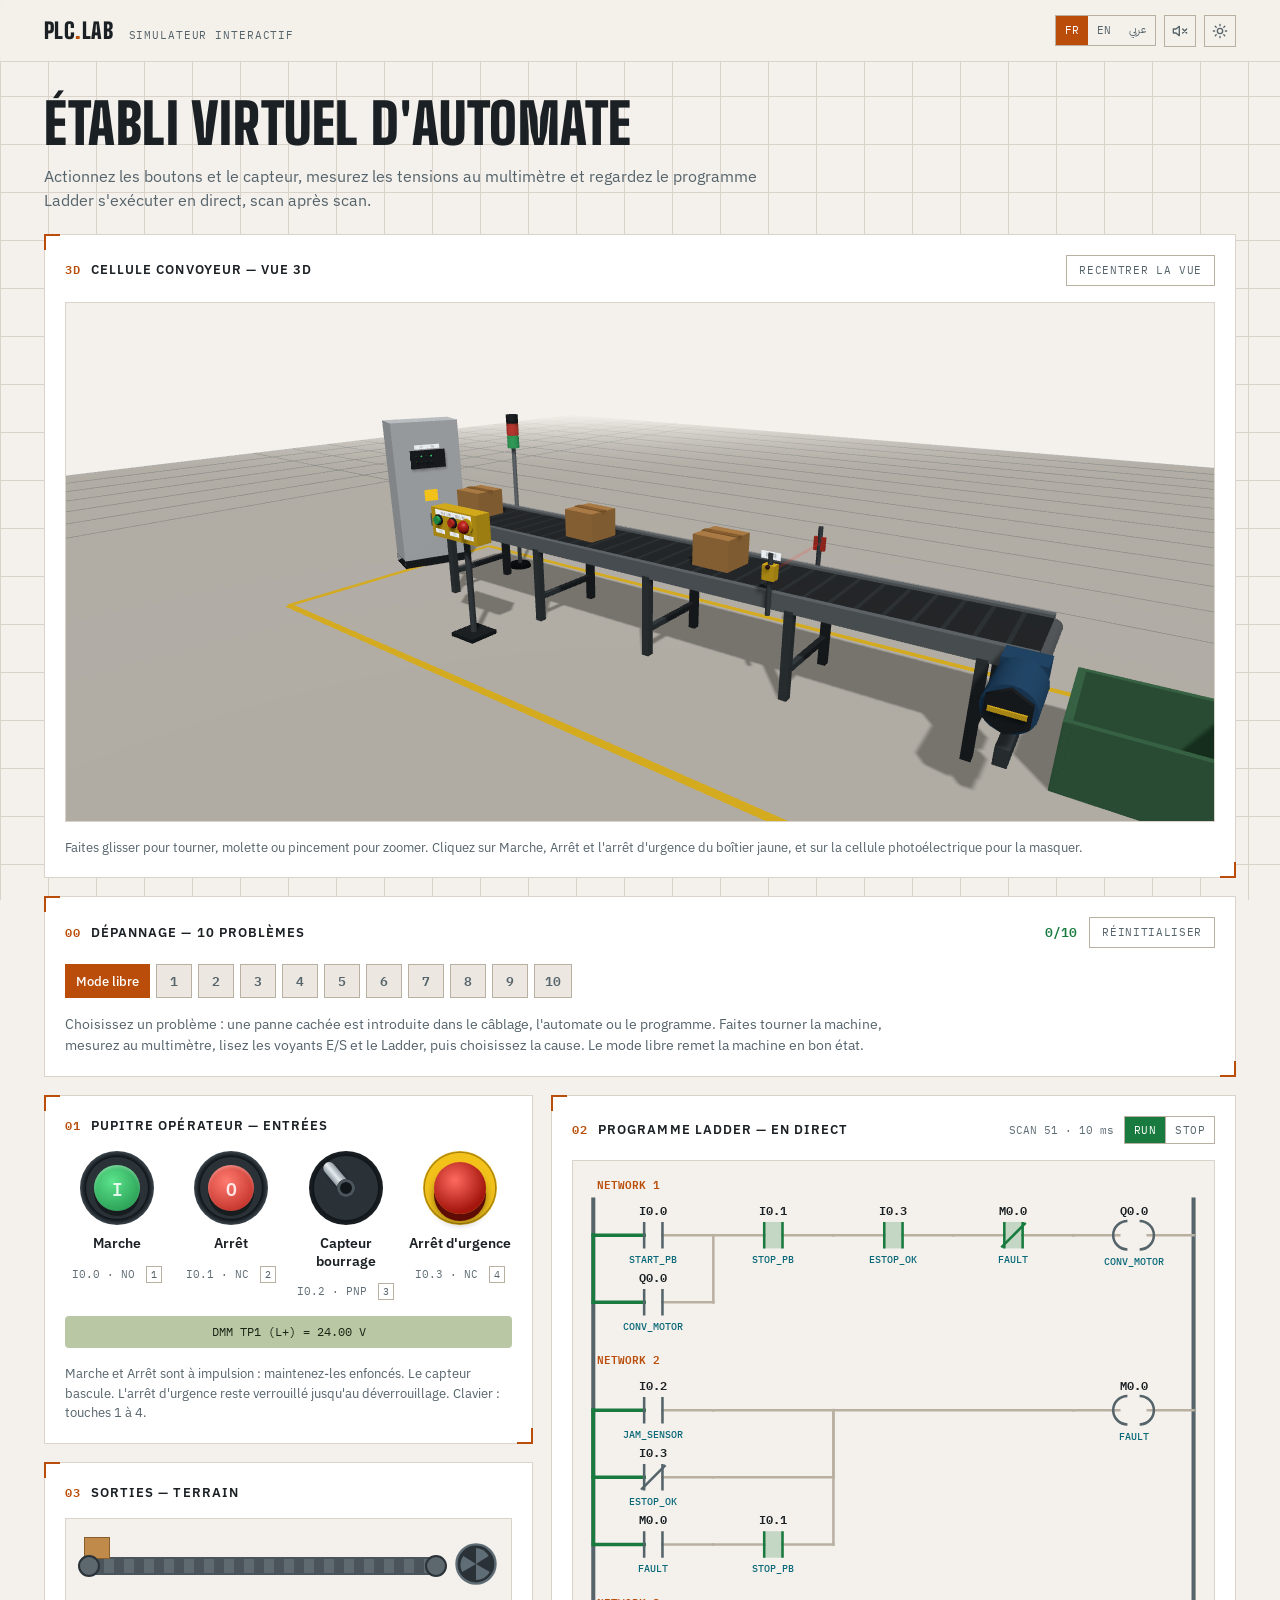
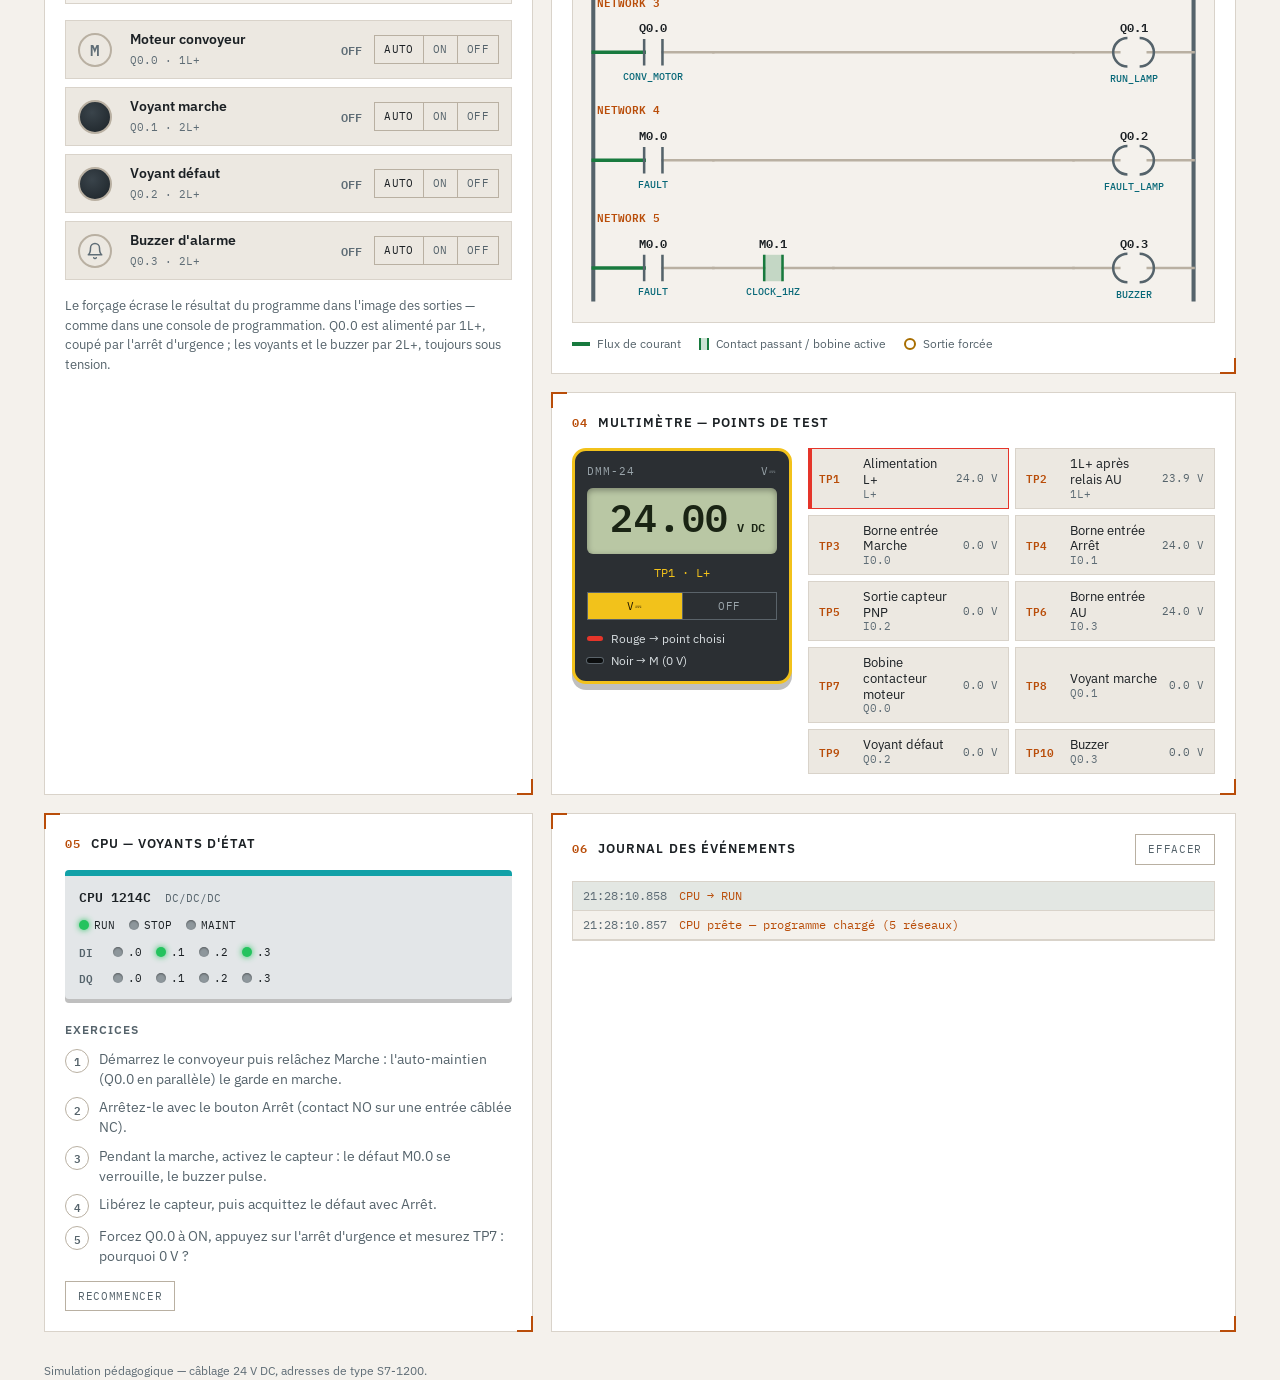
<file: plc-lab/index.html>
<!DOCTYPE html>
<html lang="fr">
<head>
<meta charset="UTF-8">
<meta name="viewport" content="width=device-width, initial-scale=1.0">
<title>PLC Lab — Simulateur interactif d'automate</title>
<meta name="description" content="Établi virtuel en temps réel : boutons, capteur, arrêt d'urgence, multimètre, schéma à contacts (Ladder) animé et sorties d'un convoyeur.">
<meta name="theme-color" content="#12171A">
<link rel="icon" href="assets/favicon.svg" type="image/svg+xml">
<link rel="preconnect" href="https://fonts.googleapis.com">
<link rel="preconnect" href="https://fonts.gstatic.com" crossorigin>
<link href="https://fonts.googleapis.com/css2?family=Big+Shoulders+Display:wght@700;900&family=IBM+Plex+Sans:wght@400;500;600&family=IBM+Plex+Mono:wght@400;500;600&family=IBM+Plex+Sans+Arabic:wght@400;500;600;700&display=swap" rel="stylesheet">
<script>
  /* Language, direction and theme before first paint, so RTL / light mode never flash. */
  (function () {
    var l = 'fr', th = 'dark';
    try {
      var q = new URLSearchParams(location.search).get('lang'), s = localStorage.getItem('plclab.lang');
      l = /^(fr|en|ar)$/.test(q) ? q : /^(fr|en|ar)$/.test(s) ? s : 'fr';
      var st = localStorage.getItem('plclab.theme');
      th = (st === 'light' || st === 'dark') ? st : (matchMedia('(prefers-color-scheme: light)').matches ? 'light' : 'dark');
    } catch (e) {}
    document.documentElement.lang = l;
    document.documentElement.dir = l === 'ar' ? 'rtl' : 'ltr';
    document.documentElement.setAttribute('data-theme', th);
  })();
</script>
<link rel="stylesheet" href="css/style.css">
</head>
<body>

<header>
  <div class="wrap bar">
    <div class="logo">PLC<span>.</span>LAB <small data-i18n="brand.sub">Simulateur interactif</small></div>
    <div class="bar-right">
      <div class="lang" role="group" data-i18n-label="lang.label" aria-label="Langue">
        <button type="button" data-lang="fr" lang="fr" aria-pressed="true">FR</button>
        <button type="button" data-lang="en" lang="en" aria-pressed="false">EN</button>
        <button type="button" data-lang="ar" lang="ar" aria-pressed="false">عربي</button>
      </div>
      <button type="button" class="icon-btn" id="soundToggle" aria-pressed="false" data-i18n-label="sound.toggle" aria-label="Son du buzzer">
        <svg class="ico-on" viewBox="0 0 24 24" width="16" height="16" fill="none" stroke="currentColor" stroke-width="2" stroke-linecap="round" stroke-linejoin="round" aria-hidden="true"><path d="M11 5 6 9H2v6h4l5 4z"/><path d="M15.5 8.5a5 5 0 0 1 0 7M19 5a10 10 0 0 1 0 14"/></svg>
        <svg class="ico-off" viewBox="0 0 24 24" width="16" height="16" fill="none" stroke="currentColor" stroke-width="2" stroke-linecap="round" stroke-linejoin="round" aria-hidden="true"><path d="M11 5 6 9H2v6h4l5 4z"/><path d="m22 9-6 6M16 9l6 6"/></svg>
      </button>
      <button type="button" class="icon-btn" id="themeToggle" data-i18n-label="theme.toggle" aria-label="Thème clair / sombre">
        <svg class="ico-sun" viewBox="0 0 24 24" width="16" height="16" fill="none" stroke="currentColor" stroke-width="2" stroke-linecap="round" aria-hidden="true"><circle cx="12" cy="12" r="4"/><path d="M12 2v2M12 20v2M4.9 4.9l1.4 1.4M17.7 17.7l1.4 1.4M2 12h2M20 12h2M4.9 19.1l1.4-1.4M17.7 6.3l1.4-1.4"/></svg>
        <svg class="ico-moon" viewBox="0 0 24 24" width="16" height="16" fill="none" stroke="currentColor" stroke-width="2" stroke-linecap="round" stroke-linejoin="round" aria-hidden="true"><path d="M21 12.8A9 9 0 1 1 11.2 3a7 7 0 0 0 9.8 9.8z"/></svg>
      </button>
    </div>
  </div>
</header>

<main class="wrap">
  <section class="intro">
    <h1 data-i18n="intro.title">Établi virtuel d'automate</h1>
    <p data-i18n="intro.p">Actionnez les boutons et le capteur, mesurez les tensions au multimètre et regardez le programme Ladder s'exécuter en direct, scan après scan.</p>
  </section>

  <section class="panel p-scene" aria-labelledby="h-scene">
    <div class="panel-head">
      <h2 id="h-scene"><span class="num">3D</span><span data-i18n="scene.title">Cellule convoyeur — vue 3D</span></h2>
      <button type="button" class="btn-ghost" id="sceneReset" data-i18n="scene.reset">Recentrer la vue</button>
    </div>
    <div class="scene" id="scene3d" role="img" data-i18n-label="scene.label" aria-label="Vue 3D de la cellule convoyeur"></div>
    <p class="hint" data-i18n="scene.hint">Faites glisser pour tourner, molette ou pincement pour zoomer. Cliquez sur Marche, Arrêt et l'arrêt d'urgence du boîtier jaune, et sur la cellule photoélectrique pour la masquer.</p>
  </section>

  <section class="panel p-problems" aria-labelledby="h-problems">
    <div class="panel-head">
      <h2 id="h-problems"><span class="num">00</span><span data-i18n="pb.title">Dépannage — 10 problèmes</span></h2>
      <div class="pb-head-r"><span class="pb-score mono" id="pbScore">0/10</span><button type="button" class="btn-ghost" id="pbResetAll" data-i18n="pb.resetall">Réinitialiser</button></div>
    </div>
    <div class="pb-chips" id="pbChips" role="group" data-i18n-label="pb.title" aria-label="Problèmes"></div>
    <div class="pb-card" id="pbCard"></div>
  </section>

  <div class="grid">
    <!-- ===== FIELD INPUTS ===== -->
    <section class="panel p-inputs" aria-labelledby="h-inputs">
      <h2 id="h-inputs"><span class="num">01</span><span data-i18n="in.title">Pupitre opérateur — entrées</span></h2>
      <div class="inputs">
        <div class="device">
          <button type="button" class="pb pb-start" id="btnStart" aria-pressed="false" data-i18n-label="in.start.label" aria-label="Bouton Marche (maintenir)"><span>I</span></button>
          <div class="dev-name" data-i18n="in.start">Marche</div>
          <div class="dev-meta mono">I0.0 · NO <kbd>1</kbd></div>
        </div>
        <div class="device">
          <button type="button" class="pb pb-stop" id="btnStop" aria-pressed="false" data-i18n-label="in.stop.label" aria-label="Bouton Arrêt (maintenir)"><span>O</span></button>
          <div class="dev-name" data-i18n="in.stop">Arrêt</div>
          <div class="dev-meta mono">I0.1 · NC <kbd>2</kbd></div>
        </div>
        <div class="device">
          <button type="button" class="toggle" id="swSensor" role="switch" aria-checked="false" data-i18n-label="in.sensor.label" aria-label="Capteur de bourrage"><span class="lever"></span></button>
          <div class="dev-name" data-i18n="in.sensor">Capteur</div>
          <div class="dev-meta mono">I0.2 · PNP <kbd>3</kbd></div>
        </div>
        <div class="device">
          <button type="button" class="estop" id="btnEstop" aria-pressed="false" data-i18n-label="in.estop.label" aria-label="Arrêt d'urgence (verrouillé)"><span class="mushroom"></span></button>
          <div class="dev-name" data-i18n="in.estop">Arrêt d'urgence</div>
          <div class="dev-meta mono">I0.3 · NC <kbd>4</kbd></div>
        </div>
      </div>
      <div class="mini-dmm mono" id="miniDmm" dir="ltr" aria-hidden="true">DMM</div>
      <p class="hint" data-i18n="in.hint">Marche et Arrêt sont à impulsion : maintenez‑les enfoncés. Le capteur bascule. L'arrêt d'urgence reste verrouillé jusqu'au déverrouillage.</p>
    </section>

    <!-- ===== LADDER ===== -->
    <section class="panel p-ladder" aria-labelledby="h-ladder">
      <div class="panel-head">
        <h2 id="h-ladder"><span class="num">02</span><span data-i18n="lad.title">Programme Ladder — en direct</span></h2>
        <div class="cpu-ctl">
          <span class="scan mono" id="scanInfo">SCAN 0</span>
          <div class="seg" role="group" data-i18n-label="cpu.mode" aria-label="Mode de la CPU">
            <button type="button" data-mode="run" aria-pressed="true">RUN</button>
            <button type="button" data-mode="stop" aria-pressed="false">STOP</button>
          </div>
        </div>
      </div>
      <div class="ladder-scroll" dir="ltr"><svg id="ladder" class="ladder" role="img" data-i18n-label="lad.label" aria-label="Schéma à contacts"></svg></div>
      <div class="legend">
        <span><i class="lg lg-pow"></i><span data-i18n="lad.leg.power">Flux de courant</span></span>
        <span><i class="lg lg-true"></i><span data-i18n="lad.leg.true">Contact passant / bobine active</span></span>
        <span><i class="lg lg-force"></i><span data-i18n="lad.leg.force">Sortie forcée</span></span>
      </div>
    </section>

    <!-- ===== OUTPUTS ===== -->
    <section class="panel p-outputs" aria-labelledby="h-outputs">
      <h2 id="h-outputs"><span class="num">03</span><span data-i18n="out.title">Sorties — terrain</span></h2>

      <div class="conveyor" id="conveyor" aria-hidden="true">
        <div class="belt"><div class="boxes"><i></i><i></i><i></i></div></div>
        <div class="rollers"><b></b><b></b></div>
        <div class="motor"><svg viewBox="0 0 40 40"><circle cx="20" cy="20" r="17"/><g class="fan"><path d="M20 20 L20 6 A14 14 0 0 1 31 13 Z"/><path d="M20 20 L32 27 A14 14 0 0 1 20 34 Z" /><path d="M20 20 L8 27 A14 14 0 0 1 9 13 Z"/></g></svg></div>
      </div>

      <div class="outputs">
        <div class="out" data-out="Q0.0">
          <div class="out-ico ico-motor" aria-hidden="true">M</div>
          <div class="out-txt"><div class="dev-name" data-i18n="out.motor">Moteur convoyeur</div><div class="dev-meta mono">Q0.0 · 1L+</div></div>
          <div class="state mono" data-state>OFF</div>
          <div class="seg force" role="group" data-i18n-label="out.force" aria-label="Forçage">
            <button type="button" data-force="auto" aria-pressed="true">AUTO</button><button type="button" data-force="on" aria-pressed="false">ON</button><button type="button" data-force="off" aria-pressed="false">OFF</button>
          </div>
        </div>
        <div class="out" data-out="Q0.1">
          <div class="out-ico lamp lamp-green" aria-hidden="true"></div>
          <div class="out-txt"><div class="dev-name" data-i18n="out.run">Voyant marche</div><div class="dev-meta mono">Q0.1 · 2L+</div></div>
          <div class="state mono" data-state>OFF</div>
          <div class="seg force" role="group" data-i18n-label="out.force" aria-label="Forçage">
            <button type="button" data-force="auto" aria-pressed="true">AUTO</button><button type="button" data-force="on" aria-pressed="false">ON</button><button type="button" data-force="off" aria-pressed="false">OFF</button>
          </div>
        </div>
        <div class="out" data-out="Q0.2">
          <div class="out-ico lamp lamp-red" aria-hidden="true"></div>
          <div class="out-txt"><div class="dev-name" data-i18n="out.fault">Voyant défaut</div><div class="dev-meta mono">Q0.2 · 2L+</div></div>
          <div class="state mono" data-state>OFF</div>
          <div class="seg force" role="group" data-i18n-label="out.force" aria-label="Forçage">
            <button type="button" data-force="auto" aria-pressed="true">AUTO</button><button type="button" data-force="on" aria-pressed="false">ON</button><button type="button" data-force="off" aria-pressed="false">OFF</button>
          </div>
        </div>
        <div class="out" data-out="Q0.3">
          <div class="out-ico ico-buzzer" aria-hidden="true"><svg viewBox="0 0 24 24" fill="none" stroke="currentColor" stroke-width="2" stroke-linecap="round" stroke-linejoin="round"><path d="M6 8a6 6 0 0 1 12 0c0 7 3 9 3 9H3s3-2 3-9"/><path d="M10.3 21a1.9 1.9 0 0 0 3.4 0"/></svg></div>
          <div class="out-txt"><div class="dev-name" data-i18n="out.buzzer">Buzzer d'alarme</div><div class="dev-meta mono">Q0.3 · 2L+</div></div>
          <div class="state mono" data-state>OFF</div>
          <div class="seg force" role="group" data-i18n-label="out.force" aria-label="Forçage">
            <button type="button" data-force="auto" aria-pressed="true">AUTO</button><button type="button" data-force="on" aria-pressed="false">ON</button><button type="button" data-force="off" aria-pressed="false">OFF</button>
          </div>
        </div>
      </div>
      <p class="hint" data-i18n="out.hint">Le forçage écrase le résultat du programme dans l'image des sorties — comme dans une console de programmation. Q0.0 est alimenté par 1L+, coupé par l'arrêt d'urgence ; les voyants et le buzzer par 2L+, toujours sous tension.</p>
    </section>

    <!-- ===== MULTIMETER ===== -->
    <section class="panel p-meter" aria-labelledby="h-meter">
      <h2 id="h-meter"><span class="num">04</span><span data-i18n="dmm.title">Multimètre — points de test</span></h2>
      <div class="meter-wrap">
        <div class="dmm">
          <div class="dmm-top mono"><span>DMM-24</span><span id="dmmMode">V⎓</span></div>
          <div class="lcd mono" dir="ltr" aria-live="polite"><span id="dmmValue">0.00</span><small id="dmmUnit">V DC</small></div>
          <div class="dmm-probe mono" id="dmmProbe">TP1</div>
          <div class="seg dmm-dial" role="group" data-i18n-label="dmm.mode" aria-label="Calibre">
            <button type="button" data-dmm="vdc" aria-pressed="true">V⎓</button><button type="button" data-dmm="off" aria-pressed="false">OFF</button>
          </div>
          <div class="leads"><span class="lead red" data-i18n="dmm.red">Rouge → point choisi</span><span class="lead black" data-i18n="dmm.black">Noir → M (0 V)</span></div>
        </div>
        <div class="tps" id="testPoints" role="group" data-i18n-label="dmm.tps" aria-label="Points de test"></div>
      </div>
    </section>

    <!-- ===== PLC MODULE + EXERCISES ===== -->
    <section class="panel p-cpu" aria-labelledby="h-cpu">
      <h2 id="h-cpu"><span class="num">05</span><span data-i18n="cpu.title">CPU — voyants d'état</span></h2>
      <div class="cpu mono" dir="ltr">
        <div class="cpu-name">CPU 1214C <small>DC/DC/DC</small></div>
        <div class="cpu-leds">
          <span><i class="led" id="ledRun"></i>RUN</span>
          <span><i class="led led-y" id="ledStop"></i>STOP</span>
          <span><i class="led led-y" id="ledForce"></i>MAINT</span>
        </div>
        <div class="io-row"><span class="io-lbl">DI</span><span class="io" id="ioI"></span></div>
        <div class="io-row"><span class="io-lbl">DQ</span><span class="io" id="ioQ"></span></div>
      </div>

      <h3 data-i18n="ex.title">Exercices</h3>
      <ol class="exercises" id="exercises">
        <li data-ex="seal"><span data-i18n="ex.seal">Démarrez le convoyeur puis relâchez Marche : l'auto‑maintien (Q0.0 en parallèle) le garde en marche.</span></li>
        <li data-ex="stop"><span data-i18n="ex.stop">Arrêtez‑le avec le bouton Arrêt (contact NO sur une entrée câblée NC).</span></li>
        <li data-ex="latch"><span data-i18n="ex.latch">Pendant la marche, activez le capteur : le défaut M0.0 se verrouille, le buzzer clignote.</span></li>
        <li data-ex="reset"><span data-i18n="ex.reset">Libérez le capteur, puis acquittez le défaut avec Arrêt.</span></li>
        <li data-ex="measure"><span data-i18n="ex.measure">Forcez Q0.0 à ON, appuyez sur l'arrêt d'urgence et mesurez TP7 : pourquoi 0 V ?</span></li>
      </ol>
      <button type="button" class="btn-ghost" id="exReset" data-i18n="ex.again">Recommencer</button>
    </section>

    <!-- ===== EVENT LOG ===== -->
    <section class="panel p-log" aria-labelledby="h-log">
      <div class="panel-head">
        <h2 id="h-log"><span class="num">06</span><span data-i18n="log.title">Journal des événements</span></h2>
        <button type="button" class="btn-ghost" id="logClear" data-i18n="log.clear">Effacer</button>
      </div>
      <ul class="log mono" id="log" dir="ltr" aria-live="off"></ul>
    </section>
  </div>
</main>

<footer class="wrap">
  <span data-i18n="foot">Simulation pédagogique — câblage 24 V DC, adresses de type S7‑1200.</span>
</footer>

<script type="importmap">
  { "imports": { "three": "./vendor/three/three.module.min.js", "three/addons/": "./vendor/three/" } }
</script>
<script src="js/i18n.js"></script>
<script src="js/ladder.js"></script>
<script src="js/app.js"></script>
<script type="module" src="js/scene3d.js"></script>
</body>
</html>
</file>
<file: css/style.css>
:root{
    --bg:#12171A;
    --panel:#181F23;
    --panel-2:#1E262B;
    --line:#2B3439;
    --line-bright:#3C4850;
    --text:#EAF0F2;
    --text-dim:#8FA0A8;
    --text-faint:#5C6A70;
    --orange:#FF7A1A;
    --cyan:#4FD1E8;
    --green:#5FD98A;
    --header-bg:rgba(18,23,26,0.88);
    --lb-bg:rgba(10,13,15,0.94);
    color-scheme:dark;
  }
  *{box-sizing:border-box; margin:0; padding:0;}
  html{scroll-behavior:smooth;}
  body{
    background:var(--bg);
    color:var(--text);
    font-family:'IBM Plex Sans', sans-serif;
    line-height:1.5;
    background-image:
      linear-gradient(var(--line) 1px, transparent 1px),
      linear-gradient(90deg, var(--line) 1px, transparent 1px);
    background-size: 48px 48px;
    background-attachment: fixed;
  }
  @media (prefers-reduced-motion: reduce){
    *{animation-duration:0.01ms !important; animation-iteration-count:1 !important; transition-duration:0.01ms !important; scroll-behavior:auto !important;}
  }
  .wrap{max-width:1120px; margin:0 auto; padding:0 28px;}
  .mono{font-family:'IBM Plex Mono', monospace;}
  a{color:inherit;}

  /* corner brackets — drawing-frame device used consistently across panels */
  .frame{position:relative; border:1px solid var(--line); background:var(--panel);}
  .frame::before, .frame::after,
  .frame .fc-tl, .frame .fc-br{position:absolute; width:14px; height:14px; pointer-events:none;}
  .frame::before{content:""; top:-1px; left:-1px; border-top:2px solid var(--orange); border-left:2px solid var(--orange);}
  .frame::after{content:""; bottom:-1px; right:-1px; border-bottom:2px solid var(--orange); border-right:2px solid var(--orange);}

  /* ===== NAV ===== */
  header{
    position:sticky; top:0; z-index:50;
    background:var(--header-bg);
    backdrop-filter: blur(6px);
    border-bottom:1px solid var(--line);
  }
  nav{display:flex; align-items:center; justify-content:space-between; padding:18px 0; gap:20px;}
  .nav-cta{padding:9px 16px; font-size:11px; flex-shrink:0;}
  .logo{
    font-family:'Big Shoulders Display', sans-serif;
    font-weight:900; letter-spacing:0.02em; font-size:20px;
  }
  .logo span{color:var(--orange);}
  nav ul{list-style:none; display:flex; gap:24px; flex-wrap:wrap; row-gap:6px;}
  nav a{
    font-family:'IBM Plex Mono', monospace; font-size:12px; letter-spacing:0.08em;
    text-transform:uppercase; text-decoration:none; color:var(--text-dim); white-space:nowrap;
    transition:color 0.2s;
  }
  nav a:hover, nav a:focus-visible{color:var(--cyan);}
  .navlinks{display:flex;}
  .nav-right{display:flex; align-items:center; gap:12px; flex-shrink:0;}
  .lang{display:flex; gap:2px; padding:2px; border:1px solid var(--line); background:var(--panel);}
  .lang button{
    font-family:'IBM Plex Mono', monospace; font-size:11px; letter-spacing:0.08em; line-height:1;
    background:none; border:0; color:var(--text-dim); padding:7px 8px; cursor:pointer; transition:color 0.2s, background 0.2s;
  }
  .lang button:hover, .lang button:focus-visible{color:var(--text);}
  .lang button[aria-pressed="true"]{background:var(--orange); color:var(--bg);}
  .lang button[lang="ar"]{font-family:'IBM Plex Sans Arabic', sans-serif; letter-spacing:0; font-weight:600;}
  .theme-toggle{
    display:inline-flex; align-items:center; justify-content:center; width:32px; height:32px;
    border:1px solid var(--line); background:var(--panel); color:var(--text-dim); cursor:pointer; padding:0; transition:color 0.2s, border-color 0.2s;
  }
  .theme-toggle:hover, .theme-toggle:focus-visible{color:var(--orange); border-color:var(--line-bright);}
  .theme-toggle .ico-sun{display:none;}
  html[data-theme="light"] .theme-toggle .ico-sun{display:block;}
  html[data-theme="light"] .theme-toggle .ico-moon{display:none;}
  @media (max-width:900px){ .navlinks{display:none;} }

  /* ===== HERO ===== */
  .hero{padding:88px 0 64px; position:relative;}
  .tag-row{display:flex; gap:10px; flex-wrap:wrap; margin-bottom:26px;}
  .tag{
    font-family:'IBM Plex Mono', monospace; font-size:11px; letter-spacing:0.08em;
    text-transform:uppercase; color:var(--cyan); border:1px solid rgba(79,209,232,0.35);
    padding:5px 10px; background:rgba(79,209,232,0.06);
  }
  .hero-grid{display:grid; grid-template-columns:1.3fr 1fr; gap:40px; align-items:start;}
  @media (max-width:860px){ .hero-grid{grid-template-columns:1fr;} }

  h1{
    font-family:'Big Shoulders Display', sans-serif;
    font-weight:900;
    font-size:clamp(42px, 6.4vw, 74px);
    line-height:0.98;
    letter-spacing:0.005em;
    text-transform:uppercase;
  }
  h1 .line2{color:var(--text-dim); display:block;}
  .role{
    margin-top:18px; font-size:17px; color:var(--text-dim); max-width:46ch;
  }
  .role b{color:var(--text); font-weight:600;}
  .trust-line{margin-top:14px; font-size:13px; color:var(--text-faint); max-width:44ch; padding-left:12px; border-left:2px solid var(--orange);}
  .hero-cta{display:flex; gap:14px; margin-top:32px; flex-wrap:wrap;}
  .btn{
    font-family:'IBM Plex Mono', monospace; font-size:12px; letter-spacing:0.06em;
    text-transform:uppercase; text-decoration:none; padding:13px 22px;
    display:inline-flex; align-items:center; gap:8px; transition:all 0.15s;
    border:1px solid var(--line-bright);
  }
  .btn-primary{background:var(--orange); color:#161311; border-color:var(--orange); font-weight:600;}
  .btn-primary:hover{background:#ff8b38;}
  .btn-ghost{color:var(--text); background:transparent;}
  .btn-ghost:hover{border-color:var(--cyan); color:var(--cyan);}

  /* HMI readout panel — the signature element */
  .hmi{
    padding:0; overflow:hidden;
  }
  .hmi-head{
    display:flex; justify-content:space-between; align-items:center;
    padding:10px 16px; border-bottom:1px solid var(--line);
    font-family:'IBM Plex Mono', monospace; font-size:11px; color:var(--text-faint);
    letter-spacing:0.08em; text-transform:uppercase;
  }
  .dot{width:8px; height:8px; border-radius:50%; background:var(--green); box-shadow:0 0 8px var(--green); animation:pulse 2s infinite;}
  @keyframes pulse{0%,100%{opacity:1;} 50%{opacity:0.35;}}
  .hmi-body{padding:22px 16px 18px;}
  .hmi-readout{
    font-family:'IBM Plex Mono', monospace; font-size:13px; color:var(--cyan);
    min-height:20px; letter-spacing:0.02em;
  }
  .hmi-readout::after{content:"█"; animation:blink 1s steps(1) infinite; margin-left:2px; opacity:0.8;}
  @keyframes blink{50%{opacity:0;}}
  .hmi-rows{margin-top:18px; border-top:1px solid var(--line);}
  .hmi-row{
    display:flex; justify-content:space-between; padding:10px 0;
    border-bottom:1px solid var(--line); font-size:12px;
  }
  .hmi-row span:first-child{color:var(--text-faint); font-family:'IBM Plex Mono', monospace; letter-spacing:0.05em;}
  .hmi-row span:last-child{font-family:'IBM Plex Mono', monospace; color:var(--text);}
  .bar{width:70px; height:4px; background:var(--line); position:relative; display:inline-block; vertical-align:middle; margin-left:8px;}
  .bar i{position:absolute; left:0; top:0; height:100%; background:var(--orange); display:block;}

  /* ===== SECTION HEADERS ===== */
  section{padding:78px 0;}
  .sec-head{display:flex; align-items:baseline; gap:16px; margin-bottom:40px;}
  .sec-num{font-family:'IBM Plex Mono', monospace; color:var(--orange); font-size:13px;}
  .sec-title{
    font-family:'Big Shoulders Display', sans-serif; font-weight:700;
    text-transform:uppercase; font-size:clamp(26px,3.4vw,36px); letter-spacing:0.01em;
  }
  .sec-rule{flex:1; height:1px; background:var(--line);}
  .sec-desc{color:var(--text-dim); max-width:60ch; margin-bottom:40px; margin-top:-22px; font-size:15px;}

  /* ===== CAPABILITIES / SPEC GRID ===== */
  .spec-grid{display:grid; grid-template-columns:repeat(2, 1fr); gap:1px; background:var(--line); border:1px solid var(--line);}
  @media (max-width:720px){ .spec-grid{grid-template-columns:1fr;} }
  .spec-card{background:var(--panel); padding:26px 24px;}
  .spec-card h3{
    font-family:'IBM Plex Mono', monospace; font-size:12px; letter-spacing:0.08em;
    text-transform:uppercase; color:var(--orange); margin-bottom:12px; display:flex; gap:10px; align-items:center;
  }
  .spec-card h3 i{font-style:normal; color:var(--text-faint);}
  .spec-card p{color:var(--text-dim); font-size:14px; margin-bottom:10px;}
  .chips{display:flex; flex-wrap:wrap; gap:6px;}
  .chip{
    font-family:'IBM Plex Mono', monospace; font-size:11px; color:var(--text-dim);
    border:1px solid var(--line-bright); padding:3px 8px;
  }
  .svc-cta{margin-top:14px; padding:9px 16px; font-size:11px; display:inline-flex;}
  .svc-cta:hover{border-color:var(--orange); color:var(--orange);}

  /* ===== PROJECT LOG ===== */
  .ticket{padding:0; margin-bottom:20px;}
  .ticket-head{
    display:flex; justify-content:space-between; align-items:center; gap:12px;
    padding:14px 20px; border-bottom:1px solid var(--line); flex-wrap:wrap;
  }
  .ticket-id{font-family:'IBM Plex Mono', monospace; font-size:12px; color:var(--text-faint);}
  .ticket-title{
    font-family:'Big Shoulders Display', sans-serif; font-weight:700; font-size:22px;
    text-transform:uppercase; letter-spacing:0.01em;
  }
  .ticket-status{
    font-family:'IBM Plex Mono', monospace; font-size:10.5px; letter-spacing:0.08em;
    text-transform:uppercase; color:var(--green); border:1px solid rgba(95,217,138,0.35);
    background:rgba(95,217,138,0.07); padding:4px 9px;
  }
  .ticket-body{padding:18px 20px 22px; display:grid; grid-template-columns:1fr 1fr; gap:20px;}
  @media (max-width:720px){ .ticket-body{grid-template-columns:1fr;} }
  .field label{
    display:block; font-family:'IBM Plex Mono', monospace; font-size:10.5px; letter-spacing:0.08em;
    text-transform:uppercase; color:var(--text-faint); margin-bottom:6px;
  }
  .field p{font-size:14px; color:var(--text-dim);}
  .field .chips{margin-top:2px;}

  /* ===== PROCESS STEPS ===== */
  .steps{display:grid; grid-template-columns:repeat(4, 1fr); gap:16px;}
  @media (max-width:900px){ .steps{grid-template-columns:1fr 1fr;} }
  @media (max-width:560px){ .steps{grid-template-columns:1fr;} }
  .step{padding:22px 18px;}
  .step-n{display:block; font-size:11px; letter-spacing:0.08em; color:var(--orange); margin-bottom:10px;}
  .step h3{
    font-family:'Big Shoulders Display', sans-serif; font-weight:700; text-transform:uppercase;
    font-size:19px; margin-bottom:8px; letter-spacing:0.01em;
  }
  .step p{color:var(--text-dim); font-size:13.5px;}

  /* ===== CTA BANNER ===== */
  .cta-banner{padding:0;}
  .cta-banner-inner{
    display:flex; justify-content:space-between; align-items:center; gap:20px; flex-wrap:wrap;
    border-top:1px solid var(--line); border-bottom:1px solid var(--line);
    padding:34px 28px; background:var(--panel-2);
  }
  .cta-eyebrow{font-size:11px; letter-spacing:0.08em; text-transform:uppercase; color:var(--text-faint); display:block; margin-bottom:6px;}
  .cta-banner-inner h3{
    font-family:'Big Shoulders Display', sans-serif; font-weight:700; text-transform:uppercase;
    font-size:26px;
  }


  /* ===== TICKET MEDIA ===== */
  .ticket-media{
    display:grid; grid-template-columns:repeat(3, 1fr); gap:1px;
    background:var(--line); border-bottom:1px solid var(--line);
  }
  @media (max-width:720px){ .ticket-media{grid-template-columns:1fr;} }
  .ticket-media figure{background:var(--panel); margin:0;}
  .ticket-media img{width:100%; height:180px; object-fit:cover; display:block;}
  .ticket-media figcaption{
    font-family:'IBM Plex Mono', monospace; font-size:10.5px; color:var(--text-faint);
    padding:8px 10px; letter-spacing:0.02em;
  }

  /* ===== PHOTO GALLERY ===== */
  .photo-grid{
    display:grid; grid-template-columns:repeat(4, 1fr); gap:16px;
  }
  @media (max-width:900px){ .photo-grid{grid-template-columns:repeat(2, 1fr);} }
  @media (max-width:560px){ .photo-grid{grid-template-columns:1fr;} }
  .photo-grid figure{margin:0; overflow:hidden;}
  .photo-grid img{width:100%; height:230px; object-fit:cover; display:block; filter:grayscale(15%); transition:filter 0.2s, transform 0.3s;}
  .photo-grid figure:hover img{filter:grayscale(0%); transform:scale(1.03);}
  .photo-grid figcaption{
    font-family:'IBM Plex Mono', monospace; font-size:11px; color:var(--text-dim);
    padding:10px 12px; border-top:1px solid var(--line);
  }

  /* ===== DIAGNOSTICS STRIP ===== */
  .diag{display:flex; gap:1px; background:var(--line); border:1px solid var(--line); flex-wrap:wrap;}
  .diag-item{flex:1 1 220px; background:var(--panel); padding:22px; text-align:left;}
  .diag-item .k{font-family:'IBM Plex Mono',monospace; font-size:11px; color:var(--cyan); letter-spacing:0.06em; text-transform:uppercase; display:block; margin-bottom:8px;}
  .diag-item p{color:var(--text-dim); font-size:13.5px;}

  /* ===== OFF-DUTY ===== */
  .offduty{display:grid; grid-template-columns:1fr 1fr; gap:1px; background:var(--line); border:1px solid var(--line);}
  @media (max-width:720px){ .offduty{grid-template-columns:1fr;} }
  .offduty .spec-card p{margin-bottom:0;}

  /* ===== CONTACT / FOOTER ===== */
  footer{border-top:1px solid var(--line); padding:60px 0 40px;}
  .contact-grid{display:grid; grid-template-columns:1fr 1fr; gap:48px; align-items:start;}
  @media (max-width:860px){ .contact-grid{grid-template-columns:1fr;} }
  .contact-title{
    font-family:'Big Shoulders Display', sans-serif; font-weight:900; text-transform:uppercase;
    font-size:clamp(30px, 5vw, 48px); line-height:1; max-width:14ch;
  }
  .contact-title span{color:var(--orange);}
  .contact-sub{color:var(--text-dim); font-size:14px; margin-top:16px; max-width:40ch;}
  .contact-links{display:flex; flex-direction:column; gap:10px; font-family:'IBM Plex Mono', monospace; font-size:13px; margin-top:24px;}
  .contact-links a{text-decoration:none; color:var(--text-dim); transition:color 0.15s;}
  .contact-links a:hover{color:var(--cyan);}
  .contact-area{color:var(--text-faint); font-size:12px;}

  .quote-form{padding:0;}
  .qf-body{padding:20px 18px 22px; display:flex; flex-direction:column; gap:6px;}
  .qf-label{font-family:'IBM Plex Mono', monospace; font-size:10.5px; letter-spacing:0.08em; text-transform:uppercase; color:var(--text-faint); margin-top:12px;}
  .qf-input{
    background:var(--panel-2); border:1px solid var(--line-bright); color:var(--text);
    font-family:'IBM Plex Sans', sans-serif; font-size:14px; padding:10px 12px; width:100%;
    outline:none; transition:border-color 0.15s;
  }
  .qf-input:focus-visible{border-color:var(--cyan);}
  select.qf-input{appearance:none;}
  textarea.qf-input{resize:vertical;}
  .qf-submit{margin-top:18px; width:100%; justify-content:center;}
  .qf-note{margin-top:10px; font-size:11px; color:var(--text-faint); text-align:center;}
  .foot-bottom{
    margin-top:50px; padding-top:20px; border-top:1px solid var(--line);
    display:flex; justify-content:space-between; color:var(--text-faint); font-size:12px;
    font-family:'IBM Plex Mono', monospace; flex-wrap:wrap; gap:10px;
  }


/* ===== DYNAMIC LAYER ===== */
.progress{position:fixed; top:0; left:0; height:3px; width:0; background:var(--orange); z-index:100; box-shadow:0 0 10px var(--orange);}
.spot{position:fixed; inset:0; pointer-events:none; z-index:0;
  background:radial-gradient(520px circle at var(--mx,50%) var(--my,25%), rgba(79,209,232,0.07), transparent 60%);}
.tag-edu{color:var(--orange); border-color:rgba(255,122,26,0.4); background:rgba(255,122,26,0.07);}

h1 .line2{font-size:0.52em; margin-top:0.18em; min-height:1.1em;}
#rotator{display:inline-block; transition:opacity .35s ease, transform .35s ease;}
#rotator.swap{opacity:0; transform:translateY(10px);}

.io{display:inline-flex; gap:3px; align-items:flex-end; height:14px;}
.io i{width:5px; height:100%; background:var(--orange); transform-origin:bottom; animation:io 1.2s ease-in-out infinite;}
.io i:nth-child(2){animation-delay:.15s} .io i:nth-child(3){animation-delay:.3s} .io i:nth-child(4){animation-delay:.45s}
.io i:nth-child(5){animation-delay:.6s} .io i:nth-child(6){animation-delay:.75s} .io i:nth-child(7){animation-delay:.9s} .io i:nth-child(8){animation-delay:1.05s}
@keyframes io{0%,100%{transform:scaleY(.15)} 50%{transform:scaleY(1)}}

.ticker{overflow:hidden; border-top:1px solid var(--line); border-bottom:1px solid var(--line); background:var(--panel-2); padding:14px 0; position:relative; z-index:1;}
.ticker-track{display:flex; width:max-content; animation:tick 40s linear infinite;}
.ticker:hover .ticker-track{animation-play-state:paused;}
.ticker-set{display:flex; gap:32px; padding-right:32px; font-family:'IBM Plex Mono',monospace; font-size:12px; letter-spacing:.1em; text-transform:uppercase; color:var(--text-dim); white-space:nowrap;}
.ticker-set b{color:var(--orange); font-weight:400;}
@keyframes tick{to{transform:translateX(-50%)}}

.js .reveal{opacity:0; transform:translateY(24px); transition:opacity .6s ease, transform .6s ease; transition-delay:var(--d,0s);}
.js .reveal.in{opacity:1; transform:none;}

.frame::before,.frame::after{transition:width .25s ease, height .25s ease;}
.frame:hover::before,.frame:hover::after{width:28px; height:28px;}
.ticket.frame:hover,.step.frame:hover{border-color:var(--line-bright);}
.spec-card{transition:background .2s ease;}
.spec-card:hover{background:var(--panel-2);}
.svc-cta,.btn{transition:all .15s ease;}

.btn-primary{position:relative; overflow:hidden;}
.btn-primary::after{content:""; position:absolute; top:0; left:-60%; width:40%; height:100%;
  background:linear-gradient(90deg,transparent,rgba(255,255,255,.35),transparent); transform:skewX(-20deg); animation:shine 3.5s infinite;}
@keyframes shine{0%,60%{left:-60%} 100%{left:130%}}

.fab{position:fixed; right:20px; bottom:calc(20px + env(safe-area-inset-bottom,0px)); z-index:60;
  background:var(--orange); color:#161311; font-family:'IBM Plex Mono',monospace; font-weight:600; font-size:12px; letter-spacing:.06em; text-transform:uppercase;
  text-decoration:none; padding:14px 20px; box-shadow:0 6px 24px rgba(255,122,26,.35);
  opacity:0; transform:translateY(20px); pointer-events:none; transition:opacity .3s ease, transform .3s ease;}
.fab.show{opacity:1; transform:none; pointer-events:auto;}
.fab:hover{background:#ff8b38;}

.photo-grid img,.ticket-media img{cursor:zoom-in;}
.lightbox{position:fixed; inset:0; z-index:200; background:var(--lb-bg); display:flex; flex-direction:column; align-items:center; justify-content:center; padding:24px; gap:12px;}
.lightbox[hidden]{display:none;}
.lightbox img{max-width:92vw; max-height:80vh; object-fit:contain; border:1px solid var(--line-bright);}
.lightbox p{font-family:'IBM Plex Mono',monospace; font-size:12px; color:var(--text-dim);}
.lb-close{position:absolute; top:16px; right:18px; background:none; border:1px solid var(--line-bright); color:var(--text); font-size:26px; line-height:1; width:42px; height:42px; cursor:pointer;}
.lb-close:hover{border-color:var(--orange); color:var(--orange);}

@media (prefers-reduced-motion: reduce){
  .js .reveal{opacity:1 !important; transform:none !important; transition:none !important;}
  .ticker{overflow-x:auto;}
  .ticker-track{animation:none !important; transform:none !important;}
  .btn-primary::after{display:none;}
  .spot{display:none;}
}


/* ===== SHOWCASE MOSAIC ===== */
.photo-grid{grid-auto-flow:dense;}
.photo-grid figure{display:flex; flex-direction:column;}
.photo-grid img{flex:1 1 auto; min-height:230px;}
.photo-grid .g-tall{grid-row:span 2;}
.photo-grid .g-tall img{min-height:400px;}
.photo-grid figcaption{flex:none;}
@media (max-width:560px){ .photo-grid .g-tall{grid-row:auto;} .photo-grid .g-tall img{min-height:320px;} }
.photo-grid video{width:100%; flex:1 1 auto; min-height:400px; height:230px; object-fit:cover; display:block; background:#000;}
@media (max-width:560px){ .photo-grid video{height:auto; min-height:0; aspect-ratio:9/16; max-height:80vh;} }
/* 4x2 showcase tile: full grid width, two rows tall */
.photo-grid .g-wide{grid-column:1 / -1; grid-row:span 2;}
.photo-grid .g-wide video{height:auto; min-height:480px; object-fit:cover;}
@media (max-width:900px){ .photo-grid .g-wide video{min-height:360px;} }
@media (max-width:560px){ .photo-grid .g-wide{grid-row:auto;} .photo-grid .g-wide video{min-height:0; aspect-ratio:16/9; max-height:none;} }

/* ambient background reel behind The Work: no controls, looping, faded under a gradient so tiles stay readable */
.has-bgvideo{position:relative; overflow:hidden;}
.has-bgvideo > .wrap{position:relative; z-index:1;}
.bg-video{position:absolute; inset:0; z-index:0; pointer-events:none;}
.bg-video video{width:100%; height:100%; object-fit:cover; display:block; opacity:0.28; filter:grayscale(35%) contrast(1.05);}
.bg-video::after{content:""; position:absolute; inset:0; background:linear-gradient(180deg, var(--bg) 0%, transparent 28%, transparent 72%, var(--bg) 100%);}
html[data-theme="light"] .bg-video video{opacity:0.2; filter:grayscale(45%);}

/* ===== Arabic / RTL ===== */
html[lang="ar"] body, html[lang="ar"] input, html[lang="ar"] select, html[lang="ar"] textarea, html[lang="ar"] button{font-family:'IBM Plex Sans Arabic', 'IBM Plex Sans', sans-serif;}
html[lang="ar"] :where(h1, h2, h3, .sec-title, .ticket-title, .contact-title, .cta-banner h3, .step h3, .spec-card h3){font-family:'IBM Plex Sans Arabic', sans-serif; letter-spacing:0;}
html[lang="ar"] :where(.tag, .chip, .btn, figcaption, .hmi-head, .hmi-row, .hmi-readout, .field label, .ticket-status, .step-n, .cta-eyebrow, .diag-item .k, .qf-label, .qf-note, .foot-bottom, .contact-area, nav a, .sec-desc, .lightbox p, .fab){font-family:'IBM Plex Sans Arabic', 'IBM Plex Sans', sans-serif; letter-spacing:0;}
html[lang="ar"] :where(.mono, .logo, .ticker-set, .sec-num, .hmi-row span:last-child, .lang button:not([lang="ar"])){font-family:'IBM Plex Mono', monospace;}
html[lang="ar"] .logo{font-family:'Big Shoulders Display', sans-serif;}
html[lang="ar"] h1{line-height:1.15;}
html[lang="ar"] .hmi-readout::after{margin-left:0; margin-right:2px;}
html[dir="rtl"] :where(.hmi-row span:last-child, .hmi-head span:last-child, .ticket-id){direction:ltr; unicode-bidi:isolate;}
html[dir="rtl"] .progress{left:auto; right:0;}
html[dir="rtl"] .fab{right:auto; left:20px;}
html[dir="rtl"] .ticker-track{animation-name:tick-rtl;}
@keyframes tick-rtl{to{transform:translateX(50%)}}
@media (max-width:560px){ nav .btn.nav-cta{display:none;} .logo{font-size:16px;} .lang button{padding:7px 6px;} .nav-right{gap:8px;} } /* hero + floating quote button cover the CTA */

/* ===== Light theme ===== */
html[data-theme="light"]{
  --bg:#F4F1EC;
  --panel:#FFFFFF;
  --panel-2:#ECE8E1;
  --line:#D9D3CA;
  --line-bright:#B9B0A2;
  --text:#1B2024;
  --text-dim:#55636B;
  --text-faint:#5F6D76;
  --orange:#B94D09;
  --cyan:#086878;
  --green:#187A3E;
  --header-bg:rgba(244,241,236,0.9);
  --lb-bg:rgba(20,24,27,0.94);
  color-scheme:light;
}
html[data-theme="light"] .tag{background:rgba(8,104,120,0.08); border-color:rgba(8,104,120,0.35);}
html[data-theme="light"] .tag-edu{background:rgba(185,77,9,0.08); border-color:rgba(185,77,9,0.4);}
html[data-theme="light"] .ticket-status{background:rgba(24,122,62,0.08); border-color:rgba(24,122,62,0.35);}
html[data-theme="light"] .spot{background:radial-gradient(520px circle at var(--mx,50%) var(--my,25%), rgba(185,77,9,0.06), transparent 60%);}
html[data-theme="light"] .btn-primary:hover, html[data-theme="light"] .fab:hover{background:#D9600F;}
html[data-theme="light"] .btn-primary, html[data-theme="light"] .fab{color:#FFFFFF;}
html[data-theme="light"] .lightbox p{color:#C9D2D6;}
html[data-theme="light"] .lightbox img{border-color:#4A555C;}
html[data-theme="light"] .photo-grid img{filter:grayscale(0%);}
</file>
<file: plc-lab/css/style.css>
:root{
  --bg:#12171A;
  --panel:#181F23;
  --panel-2:#1E262B;
  --line:#2B3439;
  --line-bright:#3C4850;
  --text:#EAF0F2;
  --text-dim:#8FA0A8;
  --text-faint:#5C6A70;
  --orange:#FF7A1A;
  --cyan:#4FD1E8;
  --green:#5FD98A;
  --red:#FF5A4E;
  --yellow:#FFC83D;
  --wire-off:#3C4850;
  --header-bg:rgba(18,23,26,0.88);
  --lcd-bg:#B9C7A4;
  --lcd-text:#1A2414;
  color-scheme:dark;
}
html[data-theme="light"]{
  --bg:#F4F1EC;
  --panel:#FFFFFF;
  --panel-2:#ECE8E1;
  --line:#D9D3CA;
  --line-bright:#B9B0A2;
  --text:#1B2024;
  --text-dim:#55636B;
  --text-faint:#5F6D76;
  --orange:#B94D09;
  --cyan:#086878;
  --green:#187A3E;
  --red:#C62A1F;
  --yellow:#A86E00;
  --wire-off:#B9B0A2;
  --header-bg:rgba(244,241,236,0.9);
  color-scheme:light;
}

*{box-sizing:border-box; margin:0; padding:0;}
body{
  background:var(--bg); color:var(--text);
  font-family:'IBM Plex Sans', sans-serif; line-height:1.5;
  background-image:linear-gradient(var(--line) 1px, transparent 1px), linear-gradient(90deg, var(--line) 1px, transparent 1px);
  background-size:48px 48px; background-attachment:fixed;
  -webkit-tap-highlight-color:transparent;
}
html[lang="ar"] body{font-family:'IBM Plex Sans Arabic', 'IBM Plex Sans', sans-serif;}
@media (prefers-reduced-motion: reduce){
  *{animation-duration:0.01ms !important; animation-iteration-count:1 !important; transition-duration:0.01ms !important;}
}
.mono, kbd{font-family:'IBM Plex Mono', monospace;}
button{font:inherit; color:inherit; cursor:pointer; background:none; border:0;}
button:focus-visible{outline:2px solid var(--cyan); outline-offset:3px;}
.wrap{max-width:1240px; margin:0 auto; padding:0 24px;}
@media (max-width:600px){ .wrap{padding:0 16px;} }

/* ===== header ===== */
header{position:sticky; top:0; z-index:20; background:var(--header-bg); backdrop-filter:blur(6px); border-bottom:1px solid var(--line);}
.bar{display:flex; align-items:center; justify-content:space-between; gap:12px; padding:14px 24px;}
.logo{font-family:'Big Shoulders Display', sans-serif; font-weight:900; font-size:22px; letter-spacing:0.02em; white-space:nowrap;}
.logo span{color:var(--orange);}
.logo small{font-family:'IBM Plex Mono', monospace; font-weight:400; font-size:11px; letter-spacing:0.08em; color:var(--text-dim); text-transform:uppercase; margin-inline-start:10px;}
@media (max-width:600px){ .logo small{display:none;} .bar{padding:12px 16px;} }
.bar-right{display:flex; align-items:center; gap:8px;}
.lang{display:flex; border:1px solid var(--line-bright);}
.lang button{font-family:'IBM Plex Mono', monospace; font-size:11px; padding:6px 9px; color:var(--text-dim);}
.lang button[lang="ar"]{font-family:'IBM Plex Sans Arabic', sans-serif;}
.lang button[aria-pressed="true"]{background:var(--orange); color:#161311;}
html[data-theme="light"] .lang button[aria-pressed="true"]{color:#fff;}
.icon-btn{width:32px; height:32px; display:grid; place-items:center; border:1px solid var(--line-bright); color:var(--text-dim);}
.icon-btn:hover{color:var(--cyan); border-color:var(--cyan);}
.ico-sun, html[data-theme="light"] .ico-moon{display:none;}
html[data-theme="light"] .ico-sun{display:block;}
#soundToggle .ico-on, #soundToggle[aria-pressed="true"] .ico-off{display:none;}
#soundToggle[aria-pressed="true"] .ico-on{display:block;}
#soundToggle[aria-pressed="true"]{color:var(--orange); border-color:var(--orange);}

/* ===== intro ===== */
.intro{padding:34px 0 22px; max-width:760px;}
h1{font-family:'Big Shoulders Display', sans-serif; font-weight:900; font-size:clamp(34px, 6vw, 56px); line-height:1; text-transform:uppercase; letter-spacing:0.01em;}
html[lang="ar"] h1{font-family:'IBM Plex Sans Arabic', sans-serif; font-weight:700; text-transform:none; line-height:1.25;}
.intro p{color:var(--text-dim); margin-top:12px; font-size:16px;}

/* ===== grid of panels ===== */
.grid{display:grid; grid-template-columns:minmax(0, 5fr) minmax(0, 7fr); gap:18px; padding-bottom:30px;}
.p-inputs{grid-column:1; grid-row:1;}
.p-outputs{grid-column:1; grid-row:2 / span 2;}
.p-ladder{grid-column:2; grid-row:1 / span 2;}
.p-meter{grid-column:2; grid-row:3;}
.p-cpu{grid-column:1; grid-row:4;}
.p-log{grid-column:2; grid-row:4;}
@media (max-width:980px){
  .grid{grid-template-columns:minmax(0, 1fr);}
  .grid > .panel{grid-column:1; grid-row:auto;}
}

.panel{position:relative; background:var(--panel); border:1px solid var(--line); padding:20px; min-width:0;}
.panel::before, .panel::after{content:""; position:absolute; width:14px; height:14px; pointer-events:none;}
.panel::before{top:-1px; left:-1px; border-top:2px solid var(--orange); border-left:2px solid var(--orange);}
.panel::after{bottom:-1px; right:-1px; border-bottom:2px solid var(--orange); border-right:2px solid var(--orange);}
@media (max-width:600px){ .panel{padding:16px;} }
h2{display:flex; align-items:baseline; gap:10px; font-size:13px; font-weight:600; letter-spacing:0.08em; text-transform:uppercase; margin-bottom:16px;}
html[lang="ar"] h2{letter-spacing:0; font-size:15px;}
h2 .num{font-family:'IBM Plex Mono', monospace; color:var(--orange); font-size:12px;}
h3{font-size:12px; font-weight:600; letter-spacing:0.08em; text-transform:uppercase; color:var(--text-dim); margin:22px 0 10px;}
.panel-head{display:flex; align-items:baseline; justify-content:space-between; gap:12px; flex-wrap:wrap; margin-bottom:16px;}
.panel-head h2{margin-bottom:0;}
.hint{color:var(--text-dim); font-size:13px; margin-top:16px;}
.dev-name{font-weight:600; font-size:14px; line-height:1.25;}
.dev-meta{font-size:11px; color:var(--text-faint); margin-top:3px;}
kbd{display:inline-block; font-size:10px; border:1px solid var(--line-bright); padding:0 4px; margin-inline-start:4px; color:var(--text-dim);}
@media (hover:none){ kbd{display:none;} }

.seg{display:inline-flex; border:1px solid var(--line-bright);}
.seg button{font-family:'IBM Plex Mono', monospace; font-size:11px; padding:5px 9px; color:var(--text-dim); letter-spacing:0.04em;}
.seg button + button{border-inline-start:1px solid var(--line-bright);}
.seg button[aria-pressed="true"]{background:var(--panel-2); color:var(--text);}
.seg [data-mode="run"][aria-pressed="true"]{background:var(--green); color:#0D1A12;}
.seg [data-mode="stop"][aria-pressed="true"]{background:var(--yellow); color:#1E1500;}
.seg [data-force="on"][aria-pressed="true"], .seg [data-force="off"][aria-pressed="true"]{background:var(--yellow); color:#1E1500;}
html[data-theme="light"] .seg [aria-pressed="true"][data-mode], html[data-theme="light"] .seg [aria-pressed="true"][data-force="on"], html[data-theme="light"] .seg [aria-pressed="true"][data-force="off"]{color:#fff;}
.btn-ghost{font-family:'IBM Plex Mono', monospace; font-size:11px; letter-spacing:0.06em; text-transform:uppercase; border:1px solid var(--line-bright); padding:6px 12px; color:var(--text-dim);}
.btn-ghost:hover{color:var(--cyan); border-color:var(--cyan);}

/* ===== inputs ===== */
.inputs{display:grid; grid-template-columns:repeat(4, minmax(0, 1fr)); gap:10px; text-align:center;}
@media (max-width:420px){ .inputs{grid-template-columns:repeat(2, minmax(0, 1fr)); row-gap:22px;} }
.device{display:flex; flex-direction:column; align-items:center; gap:10px; min-width:0;}
.pb, .toggle, .estop{width:74px; height:74px; border-radius:50%; position:relative; touch-action:none; user-select:none; -webkit-user-select:none;}
.pb{background:radial-gradient(circle at 50% 50%, #2A3238 58%, #11161A 60%, #3A444B 70%, #1C2328 100%); }
.pb span{position:absolute; inset:14px; border-radius:50%; display:grid; place-items:center; font-family:'IBM Plex Mono', monospace; font-weight:600; font-size:18px; color:rgba(255,255,255,0.85); transition:transform 0.06s, box-shadow 0.06s; box-shadow:0 5px 0 rgba(0,0,0,0.45), inset 0 2px 3px rgba(255,255,255,0.3);}
.pb-start span{background:radial-gradient(circle at 40% 35%, #5BE38B, #1D8C47);}
.pb-stop span{background:radial-gradient(circle at 40% 35%, #FF7A70, #B32118);}
.pb.down span{transform:translateY(4px); box-shadow:0 1px 0 rgba(0,0,0,0.45), inset 0 3px 6px rgba(0,0,0,0.45);}
.toggle{background:radial-gradient(circle, #2A3238 60%, #11161A 62%, #3A444B 100%);}
.toggle .lever{position:absolute; left:50%; top:50%; width:12px; height:36px; margin-left:-6px; margin-top:-32px; border-radius:6px; background:linear-gradient(90deg, #8D99A0, #E6ECEF, #8D99A0); transform-origin:50% 32px; transform:rotate(-40deg); transition:transform 0.15s; box-shadow:0 2px 3px rgba(0,0,0,0.5);}
.toggle::after{content:""; position:absolute; left:50%; top:50%; width:18px; height:18px; margin:-9px; border-radius:50%; background:#11161A; box-shadow:inset 0 0 0 3px #4A555C;}
.toggle[aria-checked="true"] .lever{transform:rotate(40deg);}
.toggle[aria-checked="true"]{box-shadow:0 0 0 2px var(--cyan);}
.estop{background:radial-gradient(circle, #F2C21B 66%, #A9820A 68%, #F2C21B 72%, #8A6A05 100%);}
.estop .mushroom{position:absolute; inset:11px; border-radius:50%; background:radial-gradient(circle at 40% 35%, #FF6A5F, #A3150D 70%); box-shadow:0 7px 0 #5F0B06, 0 9px 8px rgba(0,0,0,0.4); transition:transform 0.1s, box-shadow 0.1s;}
.estop[aria-pressed="true"] .mushroom{transform:translateY(5px) scale(0.96); box-shadow:0 2px 0 #5F0B06, inset 0 2px 6px rgba(0,0,0,0.4);}
.estop[aria-pressed="true"]{animation:estop-ring 1s infinite;}
@keyframes estop-ring{50%{box-shadow:0 0 0 4px rgba(255,90,78,0.45);}}

/* ===== ladder ===== */
.cpu-ctl{display:flex; align-items:center; gap:10px;}
.scan{font-size:11px; color:var(--text-faint);}
.ladder-scroll{overflow-x:auto; border:1px solid var(--line); background:var(--bg); padding:6px 4px; -webkit-overflow-scrolling:touch;}
.ladder{display:block; width:100%; height:auto;}
.ladder .rail{stroke:var(--text-dim); stroke-width:4;}
.ladder .w{stroke:var(--wire-off); stroke-width:2.5; stroke-linecap:square; transition:stroke 0.05s;}
.ladder .w.pow{stroke:var(--green); stroke-width:3.5;}
.ladder .sym{fill:none; stroke:var(--text-dim); stroke-width:2.5;}
.ladder .sym.true{stroke:var(--green);}
.ladder .pad{fill:transparent;}
.ladder .pad.true{fill:color-mix(in srgb, var(--green) 22%, transparent);}
.ladder .coil.true{stroke:var(--green); stroke-width:3.5;}
.ladder .coil.forced{stroke:var(--yellow);}
.ladder .addr{font:600 12px 'IBM Plex Mono', monospace; fill:var(--text); text-anchor:middle;}
.ladder .tag{font:500 10px 'IBM Plex Mono', monospace; fill:var(--cyan); text-anchor:middle;}
.ladder .cmt{font:400 11.5px 'IBM Plex Sans', 'IBM Plex Sans Arabic', sans-serif; fill:var(--text-dim);}
.ladder .cmt-n{font:600 10.5px 'IBM Plex Mono', monospace; fill:var(--orange);}
.ladder .fbadge{font:700 11px 'IBM Plex Mono', monospace; fill:var(--yellow); opacity:0;}
.ladder .fbadge.show{opacity:1;}
.ladder.stopped .rail{stroke:var(--yellow);}
.legend{display:flex; flex-wrap:wrap; gap:6px 18px; margin-top:12px; font-size:12px; color:var(--text-dim);}
.legend > span{display:inline-flex; align-items:center; gap:7px;}
.lg{display:inline-block; width:18px; height:4px;}
.lg-pow{background:var(--green);}
.lg-true{height:12px; width:10px; border:2px solid var(--green); border-block:0; background:color-mix(in srgb, var(--green) 22%, transparent);}
.lg-force{height:12px; width:12px; border-radius:50%; border:2px solid var(--yellow);}

/* ===== outputs ===== */
.conveyor{position:relative; height:86px; margin-bottom:16px; border:1px solid var(--line); background:var(--bg); overflow:hidden;}
.belt{position:absolute; left:18px; right:70px; top:38px; height:18px; border-radius:9px; background:repeating-linear-gradient(90deg, #2E373D 0 10px, #232A2F 10px 20px); box-shadow:inset 0 0 0 2px #4A555C;}
html[data-theme="light"] .belt{background:repeating-linear-gradient(90deg, #5E6970 0 10px, #4A545A 10px 20px);}
.conveyor.running .belt{animation:belt 0.5s linear infinite;}
@keyframes belt{to{background-position:20px 0;}}
.boxes{position:absolute; left:0; right:0; bottom:16px; height:24px;}
.boxes i{position:absolute; bottom:0; width:26px; height:22px; background:#C08A4A; border:1px solid #8A5E2C; animation:box 6s linear infinite; animation-play-state:paused;}
.boxes i:nth-child(2){animation-delay:-2s;} .boxes i:nth-child(3){animation-delay:-4s;}
.conveyor.running .boxes i{animation-play-state:running;}
@keyframes box{from{left:-30px;} to{left:100%;}}
.rollers b{position:absolute; top:36px; width:22px; height:22px; border-radius:50%; background:#5C676E; border:2px solid #2A3238;}
.rollers b:first-child{left:12px;} .rollers b:last-child{right:64px;}
.motor{position:absolute; right:12px; top:22px; width:46px; height:46px;}
.motor svg{width:100%; height:100%;}
.motor circle{fill:#2A3238; stroke:var(--text-faint); stroke-width:2;}
.motor .fan path{fill:var(--text-faint);}
.motor .fan{transform-origin:20px 20px;}
.conveyor.running .motor circle{stroke:var(--green);}
.conveyor.running .motor .fan path{fill:var(--green);}
.conveyor.running .motor .fan{animation:spin 0.6s linear infinite;}
@keyframes spin{to{transform:rotate(360deg);}}
[dir="rtl"] .conveyor{direction:ltr;}

.outputs{display:flex; flex-direction:column; gap:8px;}
.out{display:grid; grid-template-columns:40px minmax(0, 1fr) auto auto; align-items:center; gap:12px; padding:10px 12px; border:1px solid var(--line); background:var(--panel-2);}
.out.forced{border-color:var(--yellow);}
@media (max-width:480px){
  .out{grid-template-columns:40px minmax(0, 1fr) auto;}
  .out .force{grid-column:1 / -1; justify-self:start;}
}
.out-ico{width:34px; height:34px; border-radius:50%; display:grid; place-items:center; color:var(--text-faint); border:2px solid var(--line-bright);}
.ico-motor{font-family:'IBM Plex Mono', monospace; font-weight:600;}
.ico-buzzer svg{width:18px; height:18px;}
.lamp{background:radial-gradient(circle at 40% 35%, #3A444B, #1C2328);}
.out.on .lamp-green{background:radial-gradient(circle at 40% 35%, #B8FFD0, #2EC266 60%); border-color:#2EC266; box-shadow:0 0 16px 3px rgba(46,194,102,0.6);}
.out.on .lamp-red{background:radial-gradient(circle at 40% 35%, #FFC4BE, #E5352A 60%); border-color:#E5352A; box-shadow:0 0 16px 3px rgba(229,53,42,0.6);}
.out.on .ico-motor{color:var(--green); border-color:var(--green);}
.out.on .ico-buzzer{color:var(--orange); border-color:var(--orange); animation:buzz 0.12s linear infinite;}
@keyframes buzz{50%{transform:translateX(1px) rotate(4deg);}}
.state{font-size:12px; font-weight:600; color:var(--text-faint); min-width:30px; text-align:end;}
.out.on .state{color:var(--green);}
.state.dead{color:var(--yellow);}

/* ===== multimeter ===== */
.meter-wrap{display:grid; grid-template-columns:220px minmax(0, 1fr); gap:16px; align-items:start;}
@media (max-width:640px){ .meter-wrap{grid-template-columns:minmax(0, 1fr);} }
.dmm{background:#2B2F33; border:3px solid #F2C21B; border-radius:14px; padding:12px; color:#D8DEE1; box-shadow:0 6px 0 rgba(0,0,0,0.25);}
.dmm-top{display:flex; justify-content:space-between; font-size:11px; letter-spacing:0.08em; color:#9AA5AB; margin-bottom:8px;}
.lcd{background:var(--lcd-bg); color:var(--lcd-text); border-radius:6px; padding:10px 12px; display:flex; align-items:baseline; justify-content:flex-end; gap:8px; min-height:66px; box-shadow:inset 0 2px 6px rgba(0,0,0,0.35);}
.lcd span{font-size:38px; font-weight:600; letter-spacing:0.02em; line-height:1;}
.lcd small{font-size:12px; font-weight:600;}
.meter-wrap.off .lcd{background:#7E8A72;}
.dmm-probe{font-size:12px; text-align:center; margin:10px 0; color:#F2C21B;}
.dmm-dial{display:flex; justify-content:center; width:100%; border-color:#5A636A;}
.dmm-dial button{flex:1; color:#9AA5AB;}
.dmm-dial button + button{border-color:#5A636A;}
.dmm-dial button[aria-pressed="true"]{background:#F2C21B; color:#1E1500;}
.leads{display:flex; flex-direction:column; gap:4px; margin-top:10px; font-size:11.5px;}
.lead{display:flex; align-items:center; gap:8px;}
.lead::before{content:""; width:16px; height:5px; border-radius:3px;}
.lead.red::before{background:#E5352A;} .lead.black::before{background:#0B0D0E; box-shadow:0 0 0 1px #5A636A;}
.tps{display:grid; grid-template-columns:repeat(2, minmax(0, 1fr)); gap:6px;}
@media (max-width:380px){ .tps{grid-template-columns:minmax(0, 1fr);} }
.tp{display:flex; align-items:center; gap:10px; text-align:start; border:1px solid var(--line); background:var(--panel-2); padding:7px 10px; min-width:0;}
.tp:hover{border-color:var(--line-bright);}
.tp[aria-pressed="true"]{border-color:#E5352A; box-shadow:inset 3px 0 0 #E5352A;}
[dir="rtl"] .tp[aria-pressed="true"]{box-shadow:inset -3px 0 0 #E5352A;}
.tp-id{font-size:11px; font-weight:600; color:var(--orange); min-width:34px;}
.tp-d{display:flex; flex-direction:column; flex:1; min-width:0; font-size:12.5px; line-height:1.25;}
.tp-d small{font-size:10.5px; color:var(--text-faint);}
.tp-v{font-size:11px; color:var(--text-dim); white-space:nowrap;}
.meter-wrap.off .tp-v{visibility:hidden;}

/* ===== CPU ===== */
.cpu{background:#D5D9DC; color:#1B2024; border-radius:4px; padding:12px 14px; border-top:6px solid #11A1A8; display:flex; flex-direction:column; gap:10px; box-shadow:0 4px 0 rgba(0,0,0,0.25);}
html[data-theme="light"] .cpu{background:#E3E6E8;}
.cpu-name{font-size:13px; font-weight:600;}
.cpu-name small{font-weight:400; color:#55636B; margin-left:6px;}
.cpu-leds, .io{display:flex; flex-wrap:wrap; gap:6px 14px; font-size:11px;}
.cpu-leds span, .io span{display:inline-flex; align-items:center; gap:5px;}
.io-row{display:flex; align-items:center; gap:10px;}
.io-lbl{font-size:11px; font-weight:600; width:24px; color:#55636B;}
.led{width:10px; height:10px; border-radius:50%; background:#8E979C; box-shadow:inset 0 1px 2px rgba(0,0,0,0.4);}
.led.on{background:#24C35E; box-shadow:0 0 6px #24C35E;}
.led-y.on{background:#F2B11B; box-shadow:0 0 6px #F2B11B;}

.exercises{list-style:none; counter-reset:ex; display:flex; flex-direction:column; gap:8px; margin-bottom:14px;}
.exercises li{counter-increment:ex; display:flex; gap:10px; font-size:13.5px; color:var(--text-dim);}
.exercises li::before{content:counter(ex); flex:0 0 22px; height:22px; border-radius:50%; border:1px solid var(--line-bright); display:grid; place-items:center; font:600 11px 'IBM Plex Mono', monospace; color:var(--text-dim);}
.exercises li.done{color:var(--text);}
.exercises li.done::before{content:"✓"; background:var(--green); border-color:var(--green); color:#0D1A12;}

/* ===== log ===== */
.log{list-style:none; font-size:12px; max-height:290px; overflow-y:auto; border:1px solid var(--line); background:var(--bg);}
.log li{display:flex; gap:12px; padding:5px 10px; border-bottom:1px solid var(--line); color:var(--text-dim);}
.log li:first-child{background:color-mix(in srgb, var(--cyan) 7%, transparent);}
.log time{color:var(--text-faint); flex-shrink:0;}
.log li span{overflow-wrap:anywhere;}
.log .q span{color:var(--green);}
.log .m span{color:var(--orange);}
.log .f span{color:var(--yellow);}
.log .ok span{color:var(--green); font-weight:600;}

footer{padding:10px 24px 40px; color:var(--text-faint); font-size:12px;}

/* Technical strings (addresses, terminals, readings) always read left-to-right, also in Arabic. */
.dev-meta, .tp-d small, .dmm-probe, .state, .scan, .tp-id{unicode-bidi:isolate;}
[dir="rtl"] .dev-meta, [dir="rtl"] .tp-d small, [dir="rtl"] .state, [dir="rtl"] .scan{direction:ltr; text-align:right;}
[dir="rtl"] .dmm-probe{direction:ltr;}
.dmm-top, .dmm-dial, .cpu-ctl .seg, .out .seg{direction:ltr;}

/* ===== troubleshooting problems ===== */
.p-problems{margin-bottom:18px;}
.pb-head-r{display:flex; align-items:center; gap:12px;}
.pb-score{font-size:13px; font-weight:600; color:var(--green);}
.pb-chips{display:flex; flex-wrap:wrap; gap:6px; margin-bottom:16px;}
.chip{min-width:36px; height:34px; padding:0 10px; border:1px solid var(--line-bright); background:var(--panel-2); font:600 13px 'IBM Plex Mono', monospace; color:var(--text-dim);}
.chip:hover{border-color:var(--cyan); color:var(--cyan);}
.chip-free{font-family:inherit; font-weight:500; font-size:12.5px;}
.chip.solved{border-color:var(--green); color:var(--green);}
.chip.solved::after{content:" ✓"; font-size:11px;}
.chip[aria-pressed="true"]{background:var(--orange); border-color:var(--orange); color:#161311;}
html[data-theme="light"] .chip[aria-pressed="true"]{color:#fff;}
.pb-card{max-width:860px;}
.pb-intro{color:var(--text-dim); font-size:14px;}
.pb-label{font-size:11px; letter-spacing:0.1em; color:var(--orange); text-transform:uppercase;}
.pb-sym{font-size:17px; font-weight:500; margin:6px 0 6px; padding-inline-start:14px; border-inline-start:3px solid var(--orange);}
.pb-tip{font-size:12.5px; color:var(--text-faint); margin-bottom:14px;}
.opts{border:0; display:grid; grid-template-columns:repeat(2, minmax(0, 1fr)); gap:8px;}
@media (max-width:640px){ .opts{grid-template-columns:minmax(0, 1fr);} }
.opts legend{font-size:12px; font-weight:600; letter-spacing:0.08em; text-transform:uppercase; color:var(--text-dim); margin-bottom:8px;}
html[lang="ar"] .opts legend{letter-spacing:0;}
.opt{display:flex; align-items:flex-start; gap:10px; padding:9px 12px; border:1px solid var(--line); background:var(--panel-2); cursor:pointer; font-size:14px;}
.opt:hover{border-color:var(--line-bright);}
.opt input{accent-color:var(--orange); margin-top:4px; flex-shrink:0;}
.opt:has(input:checked){border-color:var(--orange);}
.pb-actions{display:flex; flex-wrap:wrap; gap:8px; margin-top:14px;}
.btn-primary{font-family:'IBM Plex Mono', monospace; font-size:12px; font-weight:600; letter-spacing:0.06em; text-transform:uppercase; padding:8px 18px; background:var(--orange); color:#161311; border:1px solid var(--orange);}
.btn-primary:hover{filter:brightness(1.1);}
html[data-theme="light"] .btn-primary{color:#fff;}
.pb-fb{margin-top:14px; padding:12px 14px; font-size:14px; border:1px solid; border-inline-start-width:4px;}
.pb-fb.ok{border-color:var(--green); background:color-mix(in srgb, var(--green) 10%, transparent);}
.pb-fb.ok b{color:var(--green);}
.pb-fb.rev{border-color:var(--yellow); background:color-mix(in srgb, var(--yellow) 10%, transparent);}
.pb-fb.no{border-color:var(--red); background:color-mix(in srgb, var(--red) 10%, transparent);}
.mini-dmm{margin-top:16px; padding:7px 10px; font-size:12px; background:var(--lcd-bg); color:var(--lcd-text); border-radius:4px; text-align:center;}

/* ===== 3D scene ===== */
.p-scene{margin-bottom:18px;}
.scene{position:relative; height:clamp(320px, 52vw, 520px); border:1px solid var(--line); background:var(--bg); overflow:hidden; touch-action:none;}
.scene canvas{display:block; width:100% !important; height:100% !important;}
.scene.nogl{display:grid; place-items:center; padding:24px; text-align:center; color:var(--text-dim); height:auto; min-height:140px; touch-action:auto;}
@media (max-width:600px){ .scene{height:340px;} }
html[lang="ar"] .btn-ghost, html[lang="ar"] .btn-primary, html[lang="ar"] .chip-free{font-family:'IBM Plex Sans Arabic', sans-serif; letter-spacing:0;}
</file>
